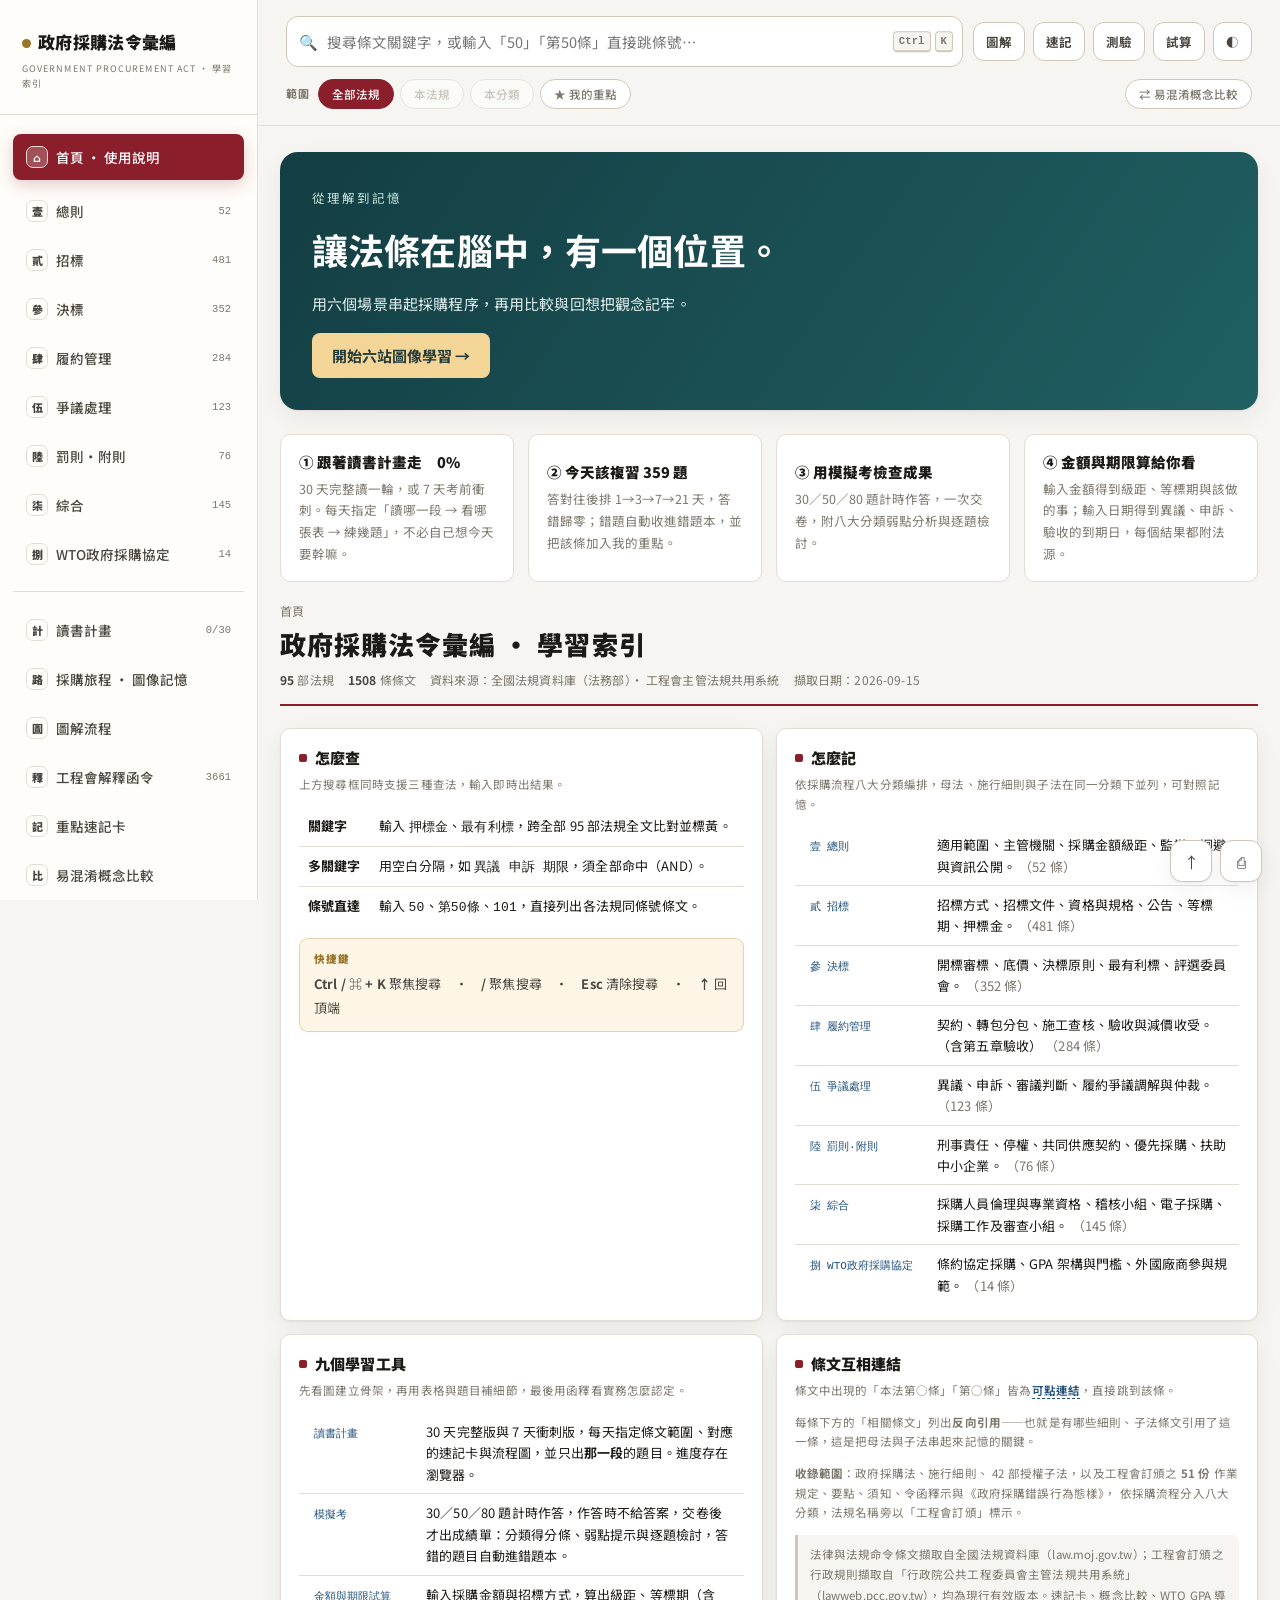
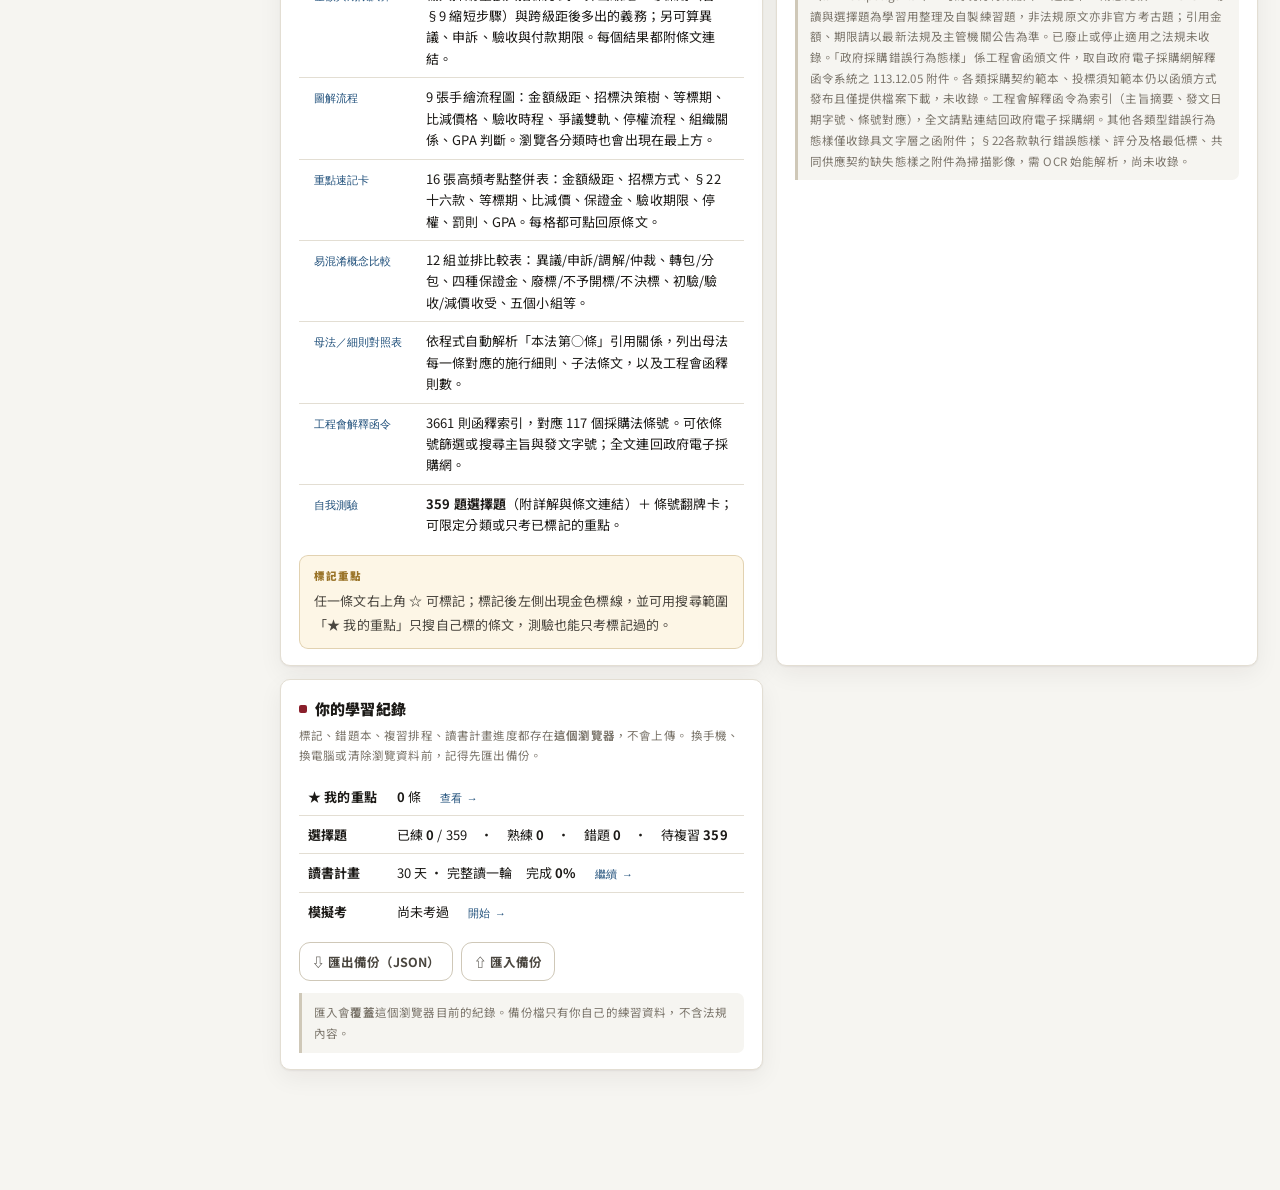
<file: index.html>
<!DOCTYPE html>
<html lang="zh-Hant-TW" data-theme="light">
<head>
<meta charset="utf-8">
<meta name="viewport" content="width=device-width, initial-scale=1, viewport-fit=cover">
<title>政府採購法令彙編 · 學習索引網站</title>
<meta name="description" content="政府採購法令學習索引：95 部法規 1,508 條全文檢索、3,661 則工程會函釋索引、流程圖解、速記卡、359 題間隔重複測驗與模擬考，另附金額級距與期限試算。">
<meta name="theme-color" content="#8a1f2b" media="(prefers-color-scheme: light)">
<meta name="theme-color" content="#14161a" media="(prefers-color-scheme: dark)">
<meta property="og:type" content="website">
<meta property="og:title" content="政府採購法令彙編 · 學習索引">
<meta property="og:description" content="95 部法規 1,508 條全文檢索、3,661 則函釋索引、九張流程圖、359 題間隔重複測驗、模擬考與金額期限試算。">
<meta property="og:image" content="https://yuan-5149.github.io/gov-procurement-law-index/assets/og.png">
<meta property="og:locale" content="zh_TW">
<meta name="twitter:card" content="summary_large_image">
<link rel="manifest" href="manifest.webmanifest">
<link rel="icon" href="assets/icon-192.png" sizes="192x192">
<link rel="apple-touch-icon" href="assets/icon-192.png">
<link rel="preconnect" href="https://fonts.googleapis.com">
<link rel="preconnect" href="https://fonts.gstatic.com" crossorigin>
<link rel="stylesheet" href="https://fonts.googleapis.com/css2?family=Noto+Sans+TC:wght@400;500;700;900&family=Noto+Serif+TC:wght@400;600;700&display=swap" media="print" onload="this.media='all'">
<noscript><link rel="stylesheet" href="https://fonts.googleapis.com/css2?family=Noto+Sans+TC:wght@400;500;700;900&family=Noto+Serif+TC:wght@400;600;700&display=swap"></noscript>
<style>
:root{
  --bg:#f6f5f1; --bg2:#fffdf9; --panel:#ffffff; --ink:#1c1a17; --ink2:#4a463f; --ink3:#7c766c;
  --line:#e3ded3; --line2:#cfc8b8; --accent:#8a1f2b; --accent2:#b8323f; --accent-soft:#fbeeef;
  --gold:#9a7429; --gold-soft:#fdf6e6; --blue:#1f4f7a; --blue-soft:#eaf2f8;
  --mark:#ffe08a; --mark-ink:#4a3500;
  --shadow:0 1px 2px rgba(30,25,15,.06),0 8px 24px rgba(30,25,15,.06);
  --mono:ui-monospace,"Cascadia Mono",Consolas,monospace;
  --sans:"Noto Sans TC",system-ui,"Microsoft JhengHei",sans-serif;
  --serif:"Noto Serif TC",Georgia,"PMingLiU",serif;
  --radius:10px;
}
@media (prefers-color-scheme: dark){
  :root:not([data-theme="light"]){
  --bg:#14161a; --bg2:#1a1d23; --panel:#1e2229; --ink:#e9e6e0; --ink2:#b6b1a8; --ink3:#8a857c;
  --line:#2c313a; --line2:#3d434e; --accent:#e2707c; --accent2:#f2909a; --accent-soft:#2e1f22;
  --gold:#d6ad5c; --gold-soft:#2a2418; --blue:#7fb3dd; --blue-soft:#17242f;
  --mark:#6b5416; --mark-ink:#ffe9a8;
  --shadow:0 1px 2px rgba(0,0,0,.4),0 8px 24px rgba(0,0,0,.35);
  color-scheme:dark;
  }
}
[data-theme="dark"]{
  --bg:#14161a; --bg2:#1a1d23; --panel:#1e2229; --ink:#e9e6e0; --ink2:#b6b1a8; --ink3:#8a857c;
  --line:#2c313a; --line2:#3d434e; --accent:#e2707c; --accent2:#f2909a; --accent-soft:#2e1f22;
  --gold:#d6ad5c; --gold-soft:#2a2418; --blue:#7fb3dd; --blue-soft:#17242f;
  --mark:#6b5416; --mark-ink:#ffe9a8;
  --shadow:0 1px 2px rgba(0,0,0,.4),0 8px 24px rgba(0,0,0,.35);
  color-scheme:dark;
}
*{box-sizing:border-box}
html,body{margin:0;padding:0}
body{background:var(--bg);color:var(--ink);font-family:var(--sans);font-size:15px;line-height:1.75;
  -webkit-font-smoothing:antialiased}
a{color:inherit}
button{font-family:inherit;font-size:inherit;color:inherit;background:none;border:none;cursor:pointer}
mark{background:var(--mark);color:var(--mark-ink);border-radius:2px;padding:0 1px;font-weight:500}
::-webkit-scrollbar{width:10px;height:10px}
::-webkit-scrollbar-thumb{background:var(--line2);border-radius:6px;border:2px solid var(--bg)}
::-webkit-scrollbar-track{background:transparent}

.app{display:grid;grid-template-columns:290px minmax(0,1fr);min-height:100vh}
.side{background:var(--bg2);border-right:1px solid var(--line);position:sticky;top:0;height:100vh;
  display:flex;flex-direction:column;z-index:30}
.main{min-width:0;display:flex;flex-direction:column}

.brand{padding:16px 18px 12px;border-bottom:1px solid var(--line)}
.brand h1{margin:0;font-size:17px;font-weight:900;letter-spacing:.02em;line-height:1.3}
.brand .sub{font-size:11.5px;color:var(--ink3);margin-top:3px;letter-spacing:.06em}
.brand .seal{display:inline-block;width:9px;height:9px;background:var(--accent);border-radius:2px;margin-right:7px;vertical-align:1px}

.navwrap{flex:1;overflow-y:auto;padding:10px 10px 30px}
.navsec{margin-bottom:2px}
.navcat{display:flex;align-items:center;gap:8px;width:100%;text-align:left;padding:8px 10px;border-radius:8px;
  font-weight:700;font-size:13.5px;color:var(--ink2);transition:.13s}
.navcat:hover{background:var(--accent-soft);color:var(--accent)}
.navcat.on{background:var(--accent);color:#fff}
.navcat .ci{width:22px;height:22px;flex:0 0 22px;border-radius:6px;display:grid;place-items:center;
  font-size:11px;font-weight:900;background:var(--line);color:var(--ink2)}
.navcat.on .ci{background:rgba(255,255,255,.22);color:#fff}
.navcat .cn{flex:1;min-width:0}
.navcat .cc{font-size:10.5px;color:var(--ink3);font-family:var(--mono)}
.navcat.on .cc{color:rgba(255,255,255,.75)}
.navlaws{padding:2px 0 6px 12px;margin-left:20px;border-left:1px solid var(--line)}
.navlaw{display:block;width:100%;text-align:left;padding:5px 9px;border-radius:6px;font-size:12.5px;
  color:var(--ink3);line-height:1.45;transition:.12s}
.navlaw:hover{background:var(--accent-soft);color:var(--accent)}
.navlaw.on{background:var(--accent-soft);color:var(--accent);font-weight:700}

.top{position:sticky;top:0;z-index:25;background:color-mix(in srgb,var(--bg) 88%,transparent);
  backdrop-filter:blur(12px);border-bottom:1px solid var(--line);padding:11px 22px}
.topin{display:flex;gap:10px;align-items:center;max-width:1180px;margin:0 auto}
.searchbox{flex:1;position:relative;min-width:0}
.searchbox input{width:100%;padding:11px 96px 11px 40px;border:1.5px solid var(--line2);border-radius:var(--radius);
  background:var(--panel);color:var(--ink);font-size:14.5px;font-family:var(--sans);outline:none;transition:.15s}
.searchbox input:focus{border-color:var(--accent);box-shadow:0 0 0 3px var(--accent-soft)}
.searchbox .ic{position:absolute;left:13px;top:50%;transform:translateY(-50%);color:var(--ink3);pointer-events:none;font-size:15px}
.searchbox .kbd{position:absolute;right:10px;top:50%;transform:translateY(-50%);display:flex;gap:4px;pointer-events:none}
.kbd b{font:600 10.5px/1 var(--mono);color:var(--ink3);background:var(--bg);border:1px solid var(--line2);
  border-bottom-width:2px;border-radius:4px;padding:4px 5px}
.tbtn{padding:9px 12px;border:1.5px solid var(--line2);border-radius:var(--radius);background:var(--panel);
  font-size:12.5px;font-weight:700;color:var(--ink2);white-space:nowrap;transition:.13s}
.tbtn:hover{border-color:var(--accent);color:var(--accent)}
.tbtn.on{background:var(--accent);border-color:var(--accent);color:#fff}

.scoperow{display:flex;gap:6px;align-items:center;max-width:1180px;margin:9px auto 0;flex-wrap:wrap}
.chip{padding:4px 11px;border-radius:999px;border:1px solid var(--line2);font-size:11.5px;font-weight:700;
  color:var(--ink3);background:var(--panel);transition:.12s}
.chip:hover{border-color:var(--accent);color:var(--accent)}
.chip.on{background:var(--accent);border-color:var(--accent);color:#fff}
.scoperow .lbl{font-size:11px;color:var(--ink3);font-weight:700;letter-spacing:.08em;margin-right:2px}

.content{max-width:1180px;margin:0 auto;padding:26px 22px 120px;width:100%}
.crumb{font-size:12px;color:var(--ink3);margin-bottom:6px;letter-spacing:.04em}
.crumb b{color:var(--accent);font-weight:700}
.lawhead{border-bottom:2px solid var(--accent);padding-bottom:14px;margin-bottom:22px}
.lawhead h2{margin:0;font-size:26px;font-weight:900;letter-spacing:.01em;line-height:1.3}
.lawmeta{display:flex;gap:14px;flex-wrap:wrap;margin-top:8px;font-size:12px;color:var(--ink3);align-items:center}
.lawmeta span b{color:var(--ink2);font-weight:700}
.pill{display:inline-block;padding:2px 9px;border-radius:999px;font-size:11px;font-weight:700;
  background:var(--gold-soft);color:var(--gold);border:1px solid color-mix(in srgb,var(--gold) 30%,transparent)}
.pill.b{background:var(--blue-soft);color:var(--blue);border-color:color-mix(in srgb,var(--blue) 30%,transparent)}
.pill.r{background:var(--accent-soft);color:var(--accent);border-color:color-mix(in srgb,var(--accent) 30%,transparent)}

.chdiv{display:flex;align-items:center;gap:12px;margin:34px 0 16px}
.chdiv:first-child{margin-top:4px}
.chdiv h3{margin:0;font-size:15px;font-weight:900;color:var(--accent);letter-spacing:.06em;white-space:nowrap}
.chdiv .ln{flex:1;height:1px;background:linear-gradient(90deg,var(--line2),transparent)}

.art{background:var(--panel);border:1px solid var(--line);border-radius:var(--radius);padding:15px 18px;
  margin-bottom:11px;scroll-margin-top:140px;transition:.18s;position:relative}
.art:hover{border-color:var(--line2);box-shadow:var(--shadow)}
.art.flash{border-color:var(--accent);box-shadow:0 0 0 3px var(--accent-soft)}
.art.marked{border-left:4px solid var(--gold)}
.arthd{display:flex;align-items:center;gap:9px;margin-bottom:9px;flex-wrap:wrap}
.artno{font-weight:900;font-size:15px;color:var(--accent);letter-spacing:.02em}
.artch{font-size:11px;color:var(--ink3);background:var(--bg);border:1px solid var(--line);
  padding:1px 8px;border-radius:999px}
.artacts{margin-left:auto;display:flex;gap:4px;opacity:.25;transition:.15s}
.art:hover .artacts,.art:focus-within .artacts{opacity:1}
.art.marked .artacts{opacity:1}
.iact{width:27px;height:27px;border-radius:7px;display:grid;place-items:center;color:var(--ink3);
  border:1px solid transparent;font-size:13px;transition:.12s}
.iact:hover{background:var(--bg);border-color:var(--line2);color:var(--accent)}
.iact.act{color:var(--gold)}
.artbody{font-family:var(--serif);font-size:15.5px;line-height:1.95;color:var(--ink)}
.artbody p{margin:0 0 7px;position:relative}
.artbody p:last-child{margin-bottom:0}
.artbody p.num{padding-left:26px}
.artbody p.num::before{content:attr(data-n);position:absolute;left:0;top:.35em;font:700 10.5px/1 var(--mono);
  color:var(--ink3);background:var(--bg);border:1px solid var(--line);border-radius:5px;
  width:19px;height:19px;display:grid;place-items:center}
.xref{color:var(--blue);border-bottom:1px dotted var(--blue);cursor:pointer;font-weight:600}
.xref:hover{background:var(--blue-soft)}
.relbar{margin-top:11px;padding-top:9px;border-top:1px dashed var(--line);display:flex;gap:6px;
  flex-wrap:wrap;align-items:center}
.relbar .rl{font-size:10.5px;font-weight:800;color:var(--ink3);letter-spacing:.08em;margin-right:2px}
.relchip{font-size:11px;padding:2px 9px;border-radius:6px;background:var(--blue-soft);color:var(--blue);
  border:1px solid color-mix(in srgb,var(--blue) 22%,transparent);font-weight:600;transition:.12s}
.relchip:hover{background:var(--blue);color:#fff}

.rescount{font-size:12.5px;color:var(--ink3);margin-bottom:14px;padding-bottom:10px;border-bottom:1px solid var(--line)}
.rescount b{color:var(--accent);font-weight:900;font-size:15px}
.resgrp{margin-bottom:20px}
.resgrp h4{margin:0 0 8px;font-size:13px;font-weight:900;color:var(--ink2);display:flex;align-items:center;gap:8px}
.resgrp h4 .n{font:700 10.5px/1 var(--mono);color:var(--ink3);background:var(--bg);
  border:1px solid var(--line);padding:3px 6px;border-radius:5px}
.res{display:block;width:100%;text-align:left;background:var(--panel);border:1px solid var(--line);
  border-radius:9px;padding:11px 14px;margin-bottom:6px;transition:.13s}
.res:hover{border-color:var(--accent);background:var(--accent-soft)}
.res .rno{font-weight:900;color:var(--accent);font-size:13px;margin-right:8px}
.res .rch{font-size:10.5px;color:var(--ink3)}
.res .rtx{font-family:var(--serif);font-size:13.5px;color:var(--ink2);line-height:1.7;margin-top:4px;
  display:-webkit-box;-webkit-line-clamp:3;-webkit-box-orient:vertical;overflow:hidden}
.empty{text-align:center;padding:70px 20px;color:var(--ink3)}
.empty .big{font-size:40px;margin-bottom:10px;opacity:.4}
.empty h3{margin:0 0 6px;font-size:16px;color:var(--ink2)}
.empty p{margin:0;font-size:13px;line-height:2}
.empty code{background:var(--panel);border:1px solid var(--line);padding:1px 6px;border-radius:4px;
  font-family:var(--mono);font-size:12px;color:var(--accent)}

.grid{display:grid;gap:13px}
.g2{grid-template-columns:repeat(auto-fit,minmax(320px,1fr))}
.grid>.card.wide{grid-column:1/-1}

/* 練習紀錄條 */
.srs{background:var(--panel);border:1px solid var(--line);border-radius:var(--radius);
  padding:13px 16px;margin-bottom:16px}
.srsrow{display:flex;gap:16px;flex-wrap:wrap;align-items:baseline;font-size:12.5px;color:var(--ink3)}
.srsrow b{font-size:15px;color:var(--ink);font-family:var(--mono)}
.srsrow .ok b{color:#2f7d52}
.srsrow .ng b{color:var(--accent)}
.srsrow .ref{margin-left:auto}
.srshint{font-size:11px;color:var(--ink3);margin-top:8px;line-height:1.7}
.srs .bar{margin-top:10px}


/* 解釋函令 */
.ltlist{display:flex;flex-direction:column;gap:8px}
.lt{background:var(--panel);border:1px solid var(--line);border-radius:9px;padding:12px 15px;transition:.13s}
.lt:hover{border-color:var(--line2);box-shadow:var(--shadow)}
.ltmeta{display:flex;gap:10px;align-items:baseline;flex-wrap:wrap;margin-bottom:5px}
.ltd{font:700 11.5px/1 var(--mono);color:var(--accent)}
.ltn{font-size:11px;color:var(--ink3)}
.lts{font-family:var(--serif);font-size:14px;line-height:1.8;color:var(--ink)}
.ltfoot{display:flex;gap:5px;flex-wrap:wrap;align-items:center;margin-top:8px}
.ltfoot a.relchip{text-decoration:none}
.cmptbl td .ltcount{font:700 11px/1 var(--mono)}


/* 圖解 */
figure.dg{margin:0}
figure.dg .svgwrap{overflow-x:auto;background:var(--bg);border:1px solid var(--line);
  border-radius:10px;padding:16px 14px}
figure.dg svg{display:block;margin:0 auto}
figure.dg .hint-scroll{display:none;font-size:11px;color:var(--ink3);margin-bottom:7px;
  letter-spacing:.04em}
@media(max-width:900px){figure.dg .hint-scroll{display:block}}
figure.dg figcaption{font-size:12.5px;line-height:1.85;color:var(--ink3);margin-top:11px;
  padding-left:11px;border-left:3px solid var(--accent)}
.dgnav{display:flex;gap:6px;flex-wrap:wrap;margin-bottom:18px}
.dgcard{background:var(--panel);border:1px solid var(--line);border-radius:var(--radius);
  padding:16px 18px;margin-bottom:16px}
.dgcard>h3{margin:0 0 12px;font-size:15px;font-weight:900;display:flex;align-items:center;gap:8px}
.dgcard>h3 .dot{width:8px;height:8px;border-radius:2px;background:var(--accent);flex:0 0 8px}
@media print{figure.dg .svgwrap{overflow:visible;border:none;background:none}}

/* 表格式（ASCII）條文 */
.mono{font-family:var(--mono);font-size:12px;line-height:1.5;white-space:pre;overflow-x:auto;
  background:var(--bg);border:1px solid var(--line);border-radius:8px;padding:12px 14px;margin:0}

/* 概念比較 */
.cmptbl{width:100%;border-collapse:separate;border-spacing:0;font-size:13px}
.cmptbl th{position:sticky;top:0;background:var(--panel);text-align:left;font-size:11.5px;font-weight:900;
  color:var(--accent);padding:9px 11px;border-bottom:2px solid var(--accent);white-space:nowrap;z-index:2}
.cmptbl th:first-child{color:var(--ink3);border-bottom-color:var(--line2)}
.cmptbl td{padding:10px 11px;border-bottom:1px solid var(--line);vertical-align:top;line-height:1.7}
.cmptbl td:first-child{font-weight:800;color:var(--ink2);white-space:nowrap;background:var(--bg);
  font-size:12px;border-right:1px solid var(--line)}
.cmptbl tr:last-child td{border-bottom:none}
.cmptbl tbody tr:hover td{background:color-mix(in srgb,var(--accent-soft) 55%,transparent)}
.cmptbl tbody tr:hover td:first-child{background:var(--accent-soft)}
.cmpnav{display:flex;gap:6px;flex-wrap:wrap;margin-bottom:18px}

/* 選擇題 */
.mcq{background:var(--panel);border:1px solid var(--line);border-radius:14px;padding:24px 24px 20px;
  box-shadow:var(--shadow)}
.mcq .qn{font:800 11px/1 var(--mono);color:var(--ink3);letter-spacing:.1em;margin-bottom:10px}
.mcq .qt{font-family:var(--serif);font-size:16.5px;line-height:1.85;font-weight:600;margin-bottom:16px}
.opts{display:flex;flex-direction:column;gap:8px}
.opt{display:flex;gap:11px;align-items:flex-start;text-align:left;width:100%;padding:11px 14px;
  border:1.5px solid var(--line2);border-radius:9px;background:var(--panel);transition:.13s;line-height:1.7;font-size:14px}
.opt:hover:not(:disabled){border-color:var(--accent);background:var(--accent-soft)}
.opt:disabled{cursor:default}
.opt .lt{flex:0 0 22px;height:22px;border-radius:6px;display:grid;place-items:center;
  font:800 11px/1 var(--mono);background:var(--bg);border:1px solid var(--line2);color:var(--ink3);margin-top:2px}
.opt.right{border-color:#2f7d52;background:color-mix(in srgb,#2f7d52 12%,transparent)}
.opt.right .lt{background:#2f7d52;border-color:#2f7d52;color:#fff}
.opt.wrong{border-color:var(--accent);background:var(--accent-soft)}
.opt.wrong .lt{background:var(--accent);border-color:var(--accent);color:#fff}
.expl{margin-top:16px;padding:13px 15px;border-radius:9px;background:var(--gold-soft);
  border:1px solid color-mix(in srgb,var(--gold) 28%,transparent);font-size:13.5px;line-height:1.85}
.expl .lb{font-size:10.5px;font-weight:900;letter-spacing:.1em;color:var(--gold);margin-bottom:5px}
.expl b{color:var(--ink)}
.score{display:flex;gap:14px;justify-content:center;align-items:center;margin-top:14px;
  font-size:12.5px;color:var(--ink3);font-family:var(--mono);flex-wrap:wrap}
.score b{font-size:15px}
.score .ok{color:#2f7d52}
.score .ng{color:var(--accent)}
.bar{height:5px;border-radius:3px;background:var(--line);overflow:hidden;margin-top:14px}
.bar i{display:block;height:100%;background:var(--accent);transition:width .3s}
.card{background:var(--panel);border:1px solid var(--line);border-radius:var(--radius);padding:16px 18px}
.card h3{margin:0 0 4px;font-size:15px;font-weight:900;display:flex;align-items:center;gap:8px}
.card h3 .dot{width:8px;height:8px;border-radius:2px;background:var(--accent);flex:0 0 8px}
.card .hint{font-size:11.5px;color:var(--ink3);margin:0 0 12px;line-height:1.7}
table.t{width:100%;border-collapse:collapse;font-size:13px}
table.t th{text-align:left;font-size:11px;letter-spacing:.06em;color:var(--ink3);font-weight:800;
  padding:7px 9px;border-bottom:1.5px solid var(--line2);white-space:nowrap}
table.t td{padding:8px 9px;border-bottom:1px solid var(--line);vertical-align:top;line-height:1.65}
table.t tr:last-child td{border-bottom:none}
table.t tbody tr:hover{background:var(--bg)}
table.t td.k{font-weight:700;color:var(--ink);white-space:nowrap}
.ref{font-family:var(--mono);font-size:11px;color:var(--blue);cursor:pointer;white-space:nowrap}
.ref:hover{text-decoration:underline}
.tablewrap{overflow-x:auto}
.mnemo{background:var(--gold-soft);border:1px solid color-mix(in srgb,var(--gold) 28%,transparent);
  border-radius:9px;padding:11px 14px;margin-top:11px}
.mnemo .lb{font-size:10.5px;font-weight:900;letter-spacing:.1em;color:var(--gold);margin-bottom:4px}
.mnemo p{margin:0;font-size:13px;line-height:1.85;color:var(--ink2)}
.note{font-size:11.5px;color:var(--ink3);line-height:1.8;background:var(--bg);border-left:3px solid var(--line2);
  padding:9px 12px;border-radius:0 7px 7px 0;margin-top:12px}

.fcwrap{max-width:660px;margin:0 auto}
.fc{background:var(--panel);border:1px solid var(--line);border-radius:14px;padding:30px 26px;min-height:280px;
  display:flex;flex-direction:column;justify-content:center;box-shadow:var(--shadow)}
.fc .q{font-size:11px;font-weight:900;letter-spacing:.12em;color:var(--accent);margin-bottom:14px}
.fc .body{font-family:var(--serif);font-size:16px;line-height:1.95}
.fc .ans{margin-top:18px;padding-top:16px;border-top:1px dashed var(--line2)}
.fc .ans .big{font-size:22px;font-weight:900;color:var(--accent)}
.fc .ans .lw{font-size:12.5px;color:var(--ink3);margin-top:3px}
.fcbar{display:flex;gap:8px;justify-content:center;margin-top:16px;flex-wrap:wrap}
.fcstat{text-align:center;font-size:12px;color:var(--ink3);margin-top:12px;font-family:var(--mono)}
.blank{display:inline-block;min-width:56px;border-bottom:2px solid var(--accent);color:transparent;
  user-select:none;text-align:center;font-weight:900}
.blank.show{color:var(--accent);border-bottom-color:transparent}

.cmp{display:grid;grid-template-columns:1fr 1fr;gap:13px;align-items:start}
.cmpcol h4{margin:0 0 9px;font-size:12px;font-weight:900;letter-spacing:.08em;color:var(--ink3);
  padding-bottom:6px;border-bottom:1.5px solid var(--line2)}
@media(max-width:860px){.cmp{grid-template-columns:1fr}}

.sectitle{font-size:20px;font-weight:900;margin:0 0 4px}
.secsub{font-size:12.5px;color:var(--ink3);margin:0 0 20px;line-height:1.8}
.hidden{display:none!important}
.sk{position:fixed;bottom:18px;right:18px;z-index:60;display:flex;gap:8px}
.fab{width:42px;height:42px;border-radius:12px;background:var(--panel);border:1px solid var(--line2);
  box-shadow:var(--shadow);display:grid;place-items:center;font-size:15px;color:var(--ink2);transition:.15s}
.fab:hover{border-color:var(--accent);color:var(--accent)}
.mobtoggle{display:none}
.scrim{position:fixed;inset:0;background:rgba(0,0,0,.4);z-index:29;display:none}
.scrim.on{display:block}
@media(max-width:900px){
  .app{grid-template-columns:1fr}
  .side{position:fixed;left:0;top:0;width:280px;transform:translateX(-100%);transition:.22s;box-shadow:var(--shadow)}
  .side.open{transform:none}
  .mobtoggle{display:grid;place-items:center;width:38px;height:38px;flex:0 0 38px;
    border:1.5px solid var(--line2);border-radius:var(--radius);background:var(--panel)}
  .content{padding:18px 14px 110px}
  .lawhead h2{font-size:21px}
  .top{padding:9px 14px}
  .searchbox .kbd{display:none}
  .searchbox input{padding-right:14px}
}
@media print{
  .side,.top,.sk,.artacts,.relbar,.scrim{display:none!important}
  .app{display:block}
  .art{break-inside:avoid;border:none;border-bottom:1px solid #ccc;border-radius:0;box-shadow:none}
}

.journey-hero{background:linear-gradient(125deg,#133e43,#205f62);color:#fff;padding:32px;border-radius:18px;margin:0 0 24px;box-shadow:var(--shadow)}
.journey-hero small{color:#c5e4dc;letter-spacing:.16em}.journey-hero h2{font-size:clamp(24px,3vw,36px);line-height:1.5;margin:12px 0}.journey-hero p{color:#e1eeee}
.journey-start{background:#f4d598;color:#243c3c;border-radius:8px;padding:12px 20px;font-weight:700}
.journey-route{display:grid;grid-template-columns:repeat(6,1fr);gap:10px;margin:24px 0}.journey-route a{text-align:center;text-decoration:none;border:1px solid var(--line);border-radius:12px;padding:12px;background:var(--panel)}.journey-route span{display:block;font-size:28px;color:var(--blue)}
.journey-grid{display:grid;grid-template-columns:repeat(2,minmax(0,1fr));gap:22px;margin-bottom:24px}.journey-station{border:1px solid var(--line);border-radius:16px;overflow:hidden;background:var(--panel);scroll-margin-top:100px}.scene{display:flex;align-items:center;justify-content:space-between;background:var(--blue-soft);color:var(--blue);padding:20px 26px}.scene span{font-size:54px}.scene b{font:700 42px var(--mono);opacity:.45}.station-body{padding:24px}.station-body h3{font-size:24px;margin:4px 0 16px}.station-body small{color:var(--ink3)}.scene-example{padding:12px;border-left:3px solid var(--gold);background:var(--gold-soft)}.station-body details{border-top:1px solid var(--line);padding:14px 0}.station-body summary{cursor:pointer;font-weight:700}.station-actions{display:flex;flex-wrap:wrap;gap:8px;margin:14px 0}.station-body label{font-size:13px;cursor:pointer}.station-body input{accent-color:var(--blue)}
.journey button:focus-visible,.journey a:focus-visible,.journey summary:focus-visible,.journey-start:focus-visible{outline:3px solid var(--gold);outline-offset:4px}
@media(max-width:760px){.journey-grid{grid-template-columns:1fr}.journey-route{grid-template-columns:repeat(3,1fr)}.journey-hero{padding:24px}.station-body{padding:18px}}
@media print{.journey-hero{background:white;color:black}.journey-hero p,.journey-hero small{color:black}.journey-grid{display:block}.journey-station{break-inside:avoid;margin:16px 0}.station-actions,.station-body label{display:none}}

/* ========== 手機版 top bar：搜尋框獨佔一行 ========== */
.topbtns{display:flex;gap:8px;align-items:center;flex:0 0 auto}
@media(max-width:760px){
  .topin{flex-wrap:wrap;row-gap:8px}
  .mobtoggle{order:1}
  .topbtns{order:2;margin-left:auto}
  .searchbox{order:3;flex:1 0 100%}
  .searchbox input{font-size:16px}
  .tbtn{padding:9px 10px;font-size:12px}
  .scoperow{gap:5px;margin-top:8px}
  .chip{padding:5px 10px}
  /* 手機上長 chip 列改成單行橫捲，不再佔掉半個畫面 */
  .chiprow-scroll{flex-wrap:nowrap}
  .chiprow-scroll .lbl{position:sticky;left:0;background:var(--bg);padding-right:4px;z-index:1;white-space:nowrap}
}
@media(max-width:400px){.tbtn{padding:8px 7px;font-size:11.5px}}

/* 長 chip 列在手機上改單行橫捲，不佔掉半個畫面 */
.chiprow-scroll{display:flex;gap:6px;align-items:center;overflow-x:auto;padding-bottom:4px;
  scrollbar-width:thin;-webkit-overflow-scrolling:touch}
.chiprow-scroll::-webkit-scrollbar{height:5px}
.chiprow-scroll .chip{white-space:nowrap;flex:0 0 auto}

/* ========== 共用小元件 ========== */
a.xref{color:var(--blue);border-bottom:1px dashed color-mix(in srgb,var(--blue) 45%,transparent);
  cursor:pointer;text-decoration:none}
a.xref:hover{background:var(--blue-soft)}
a.xref:focus-visible{outline:2px solid var(--blue);outline-offset:2px;border-radius:3px}
.toolgrid{display:grid;grid-template-columns:repeat(auto-fit,minmax(228px,1fr));gap:14px;margin:18px 0}
.toolcard{background:var(--panel);border:1px solid var(--line);border-radius:var(--radius);padding:16px 18px;
  text-align:left;width:100%;transition:.15s}
.toolcard:hover{border-color:var(--accent);box-shadow:var(--shadow)}
.toolcard h4{margin:0 0 6px;font-size:14.5px;font-weight:900}
.toolcard p{margin:0;font-size:12.5px;color:var(--ink3);line-height:1.75}
.notice{background:var(--gold-soft);border:1px solid color-mix(in srgb,var(--gold) 34%,transparent);
  border-radius:var(--radius);padding:11px 14px;font-size:12.5px;color:var(--ink2);line-height:1.8;margin:14px 0}
.notice b{color:var(--gold)}

/* ========== 讀書計畫 ========== */
.planhead{display:flex;gap:16px;align-items:center;flex-wrap:wrap;margin-bottom:6px}
.planring{--p:0;width:74px;height:74px;flex:0 0 74px;border-radius:50%;display:grid;place-items:center;
  background:conic-gradient(var(--accent) calc(var(--p)*1%),var(--line) 0)}
.planring i{width:58px;height:58px;border-radius:50%;background:var(--bg);display:grid;place-items:center;
  font:900 15px var(--sans);font-style:normal;color:var(--accent)}
.plandays{display:grid;grid-template-columns:repeat(auto-fill,minmax(258px,1fr));gap:11px;margin-top:16px}
.planday{background:var(--panel);border:1px solid var(--line);border-left:4px solid var(--line2);
  border-radius:var(--radius);padding:13px 15px;transition:.15s}
.planday.done{border-left-color:var(--gold);background:color-mix(in srgb,var(--gold-soft) 55%,var(--panel))}
.planday.next{border-left-color:var(--accent);box-shadow:var(--shadow)}
.planday .dn{font:900 11px var(--mono);color:var(--ink3);letter-spacing:.1em}
.planday h4{margin:3px 0 7px;font-size:14.5px;font-weight:800;line-height:1.5}
.planday .pitems{display:flex;flex-direction:column;gap:5px;font-size:12.5px;color:var(--ink2)}
.planday .pitems b{color:var(--accent);font-weight:700}
.planday .pacts{display:flex;gap:6px;flex-wrap:wrap;margin-top:10px}
.planday label{display:flex;gap:6px;align-items:center;font-size:12px;color:var(--ink3);margin-top:9px;cursor:pointer}
.planpick{display:flex;gap:8px;flex-wrap:wrap;margin:0 0 14px;align-items:center}

/* ========== 模擬考 ========== */
.examsetup{display:grid;grid-template-columns:repeat(auto-fit,minmax(196px,1fr));gap:14px;margin:16px 0 20px}
.examfield{background:var(--panel);border:1px solid var(--line);border-radius:var(--radius);padding:14px 16px}
.examfield .lb{font-size:11px;font-weight:700;letter-spacing:.1em;color:var(--ink3);margin-bottom:9px}
.examfield .chips{display:flex;gap:6px;flex-wrap:wrap}
.exambar{position:sticky;top:100px;z-index:20;display:flex;gap:12px;align-items:center;flex-wrap:wrap;
  background:var(--panel);border:1px solid var(--line2);border-radius:var(--radius);padding:10px 14px;
  margin-bottom:16px;box-shadow:var(--shadow)}
.examclock{font:900 19px var(--mono);color:var(--accent);letter-spacing:.04em}
.examclock.warn{color:#c0392b}
.examnav{display:flex;gap:4px;flex-wrap:wrap}
.qdot{width:27px;height:27px;border-radius:7px;border:1px solid var(--line2);font:700 11px var(--mono);
  color:var(--ink3);background:var(--bg)}
.qdot.ans{background:var(--blue-soft);border-color:var(--blue);color:var(--blue)}
.qdot.flag{background:var(--gold-soft);border-color:var(--gold);color:var(--gold)}
.qdot.cur{outline:2px solid var(--accent);outline-offset:1px}
.examdone{background:var(--panel);border:1px solid var(--line);border-radius:var(--radius);padding:22px;margin-bottom:18px}
.examscore{font:900 46px var(--sans);color:var(--accent);line-height:1.1}
.examscore small{font-size:15px;color:var(--ink3);font-weight:700}
.catbars{display:flex;flex-direction:column;gap:9px;margin:18px 0 4px}
.catbar{display:grid;grid-template-columns:132px 1fr 60px;gap:10px;align-items:center;font-size:12.5px}
.catbar .tr{height:9px;border-radius:5px;background:var(--line);overflow:hidden}
.catbar .tr i{display:block;height:100%;background:#2e7d5b;border-radius:5px}
.catbar.weak .tr i{background:#c0392b}
.exq{background:var(--panel);border:1px solid var(--line);border-radius:var(--radius);padding:15px 17px;margin-bottom:10px}
.exq.bad{border-left:4px solid #c0392b}
.exq.good{border-left:4px solid #2e7d5b}
.exhist{display:flex;gap:8px;flex-wrap:wrap;margin-top:10px}
.exhist span{font-size:11.5px;font-family:var(--mono);border:1px solid var(--line2);border-radius:999px;padding:3px 10px;color:var(--ink3)}
@media(max-width:760px){.exambar{position:static}.catbar{grid-template-columns:92px 1fr 48px}}

/* ========== 試算器 ========== */
.calcwrap{display:grid;grid-template-columns:minmax(0,332px) minmax(0,1fr);gap:20px;align-items:start}
@media(max-width:900px){.calcwrap{grid-template-columns:1fr}}
.calcform{background:var(--panel);border:1px solid var(--line);border-radius:var(--radius);padding:18px;
  position:sticky;top:116px}
@media(max-width:900px){.calcform{position:static}}
.calcform label{display:block;font-size:11.5px;font-weight:700;letter-spacing:.08em;color:var(--ink3);margin:14px 0 6px}
.calcform label.first{margin-top:0}
.calcform input,.calcform select{width:100%;padding:10px 12px;border:1.5px solid var(--line2);border-radius:8px;
  background:var(--bg2);color:var(--ink);font-size:16px;font-family:var(--sans);outline:none}
.calcform input:focus,.calcform select:focus{border-color:var(--accent)}
.calcform .row{display:flex;gap:6px;flex-wrap:wrap;margin-top:7px}
.calcform .hintamt{font-size:11.5px;color:var(--ink3);margin-top:5px;min-height:1.4em}
.res{background:var(--panel);border:1px solid var(--line);border-radius:var(--radius);padding:16px 18px;margin-bottom:12px}
.res h4{margin:0 0 5px;font-size:11.5px;letter-spacing:.1em;color:var(--ink3);font-weight:700}
.res .big{font:900 21px var(--sans);color:var(--accent);line-height:1.5}
.res .big small{font-size:13px;color:var(--ink2);font-weight:700}
.res ul{margin:9px 0 0;padding-left:18px;font-size:13px;line-height:1.95;color:var(--ink2)}
.res .src{margin-top:11px;display:flex;gap:6px;flex-wrap:wrap}
.steps{counter-reset:s;margin:10px 0 0;padding:0;list-style:none;font-size:13px;line-height:1.9}
.steps li{position:relative;padding-left:26px;margin-bottom:5px;color:var(--ink2)}
.steps li::before{counter-increment:s;content:counter(s);position:absolute;left:0;top:.3em;width:18px;height:18px;
  border-radius:50%;background:var(--accent-soft);color:var(--accent);font:700 10px/18px var(--mono);text-align:center}

/* ========== 學習紀錄備份 ========== */
.backup{display:flex;gap:8px;flex-wrap:wrap;align-items:center;margin-top:12px}
.backup input[type=file]{display:none}
.ltloading{text-align:center;color:var(--ink3);font-size:13px;padding:40px 0}
.card.flash{border-color:var(--accent);box-shadow:0 0 0 3px var(--accent-soft)}
.opt.sel{border-color:var(--accent);background:var(--accent-soft)}
.opt.sel .lt{background:var(--accent);border-color:var(--accent);color:#fff}
@media print{.exambar,.examnav,.fcbar,.toolgrid,.backup{display:none!important}}

</style>
<link rel="stylesheet" href="editorial.css">
</head>
<body>
<div class="app">
  <aside class="side" id="side">
    <div class="brand">
      <h1><span class="seal"></span>政府採購法令彙編</h1>
      <div class="sub">GOVERNMENT PROCUREMENT ACT · 學習索引</div>
    </div>
    <nav class="navwrap" id="nav"></nav>
  </aside>

  <div class="main">
    <header class="top">
      <div class="topin">
        <button class="mobtoggle" id="mob" title="目錄">☰</button>
        <div class="searchbox">
          <span class="ic">🔍</span>
          <input id="q" type="search" autocomplete="off" spellcheck="false"
            placeholder="搜尋條文關鍵字，或輸入「50」「第50條」直接跳條號…">
          <span class="kbd"><b>Ctrl</b><b>K</b></span>
        </div>
        <div class="topbtns">
          <button class="tbtn" id="btnDg" title="圖解流程">圖解</button>
          <button class="tbtn" id="btnMemo" title="速記卡">速記</button>
          <button class="tbtn" id="btnQuiz" title="自我測驗">測驗</button>
          <button class="tbtn" id="btnCalc" title="金額與期限試算">試算</button>
          <button class="tbtn" id="btnTheme" title="切換深淺色">◐</button>
        </div>
      </div>
      <div class="scoperow" id="scoperow">
        <span class="lbl">範圍</span>
        <button class="chip on" data-scope="all">全部法規</button>
        <button class="chip" data-scope="law">本法規</button>
        <button class="chip" data-scope="cat">本分類</button>
        <button class="chip" data-scope="mark">★ 我的重點</button>
        <span style="flex:1"></span>
        <button class="chip" id="btnCmp">⇄ 易混淆概念比較</button>
      </div>
    </header>
    <main class="content" id="view"></main>
  </div>
</div>
<div class="scrim" id="scrim"></div>
<div class="sk">
  <button class="fab" id="fabTop" title="回到頂端">↑</button>
  <button class="fab" id="fabPrint" title="列印本頁">⎙</button>
</div>

<script src="data.js?v=b0b56ebd"></script>
<script src="app.js?v=ef41f895"></script>
</body>
</html>
</file>
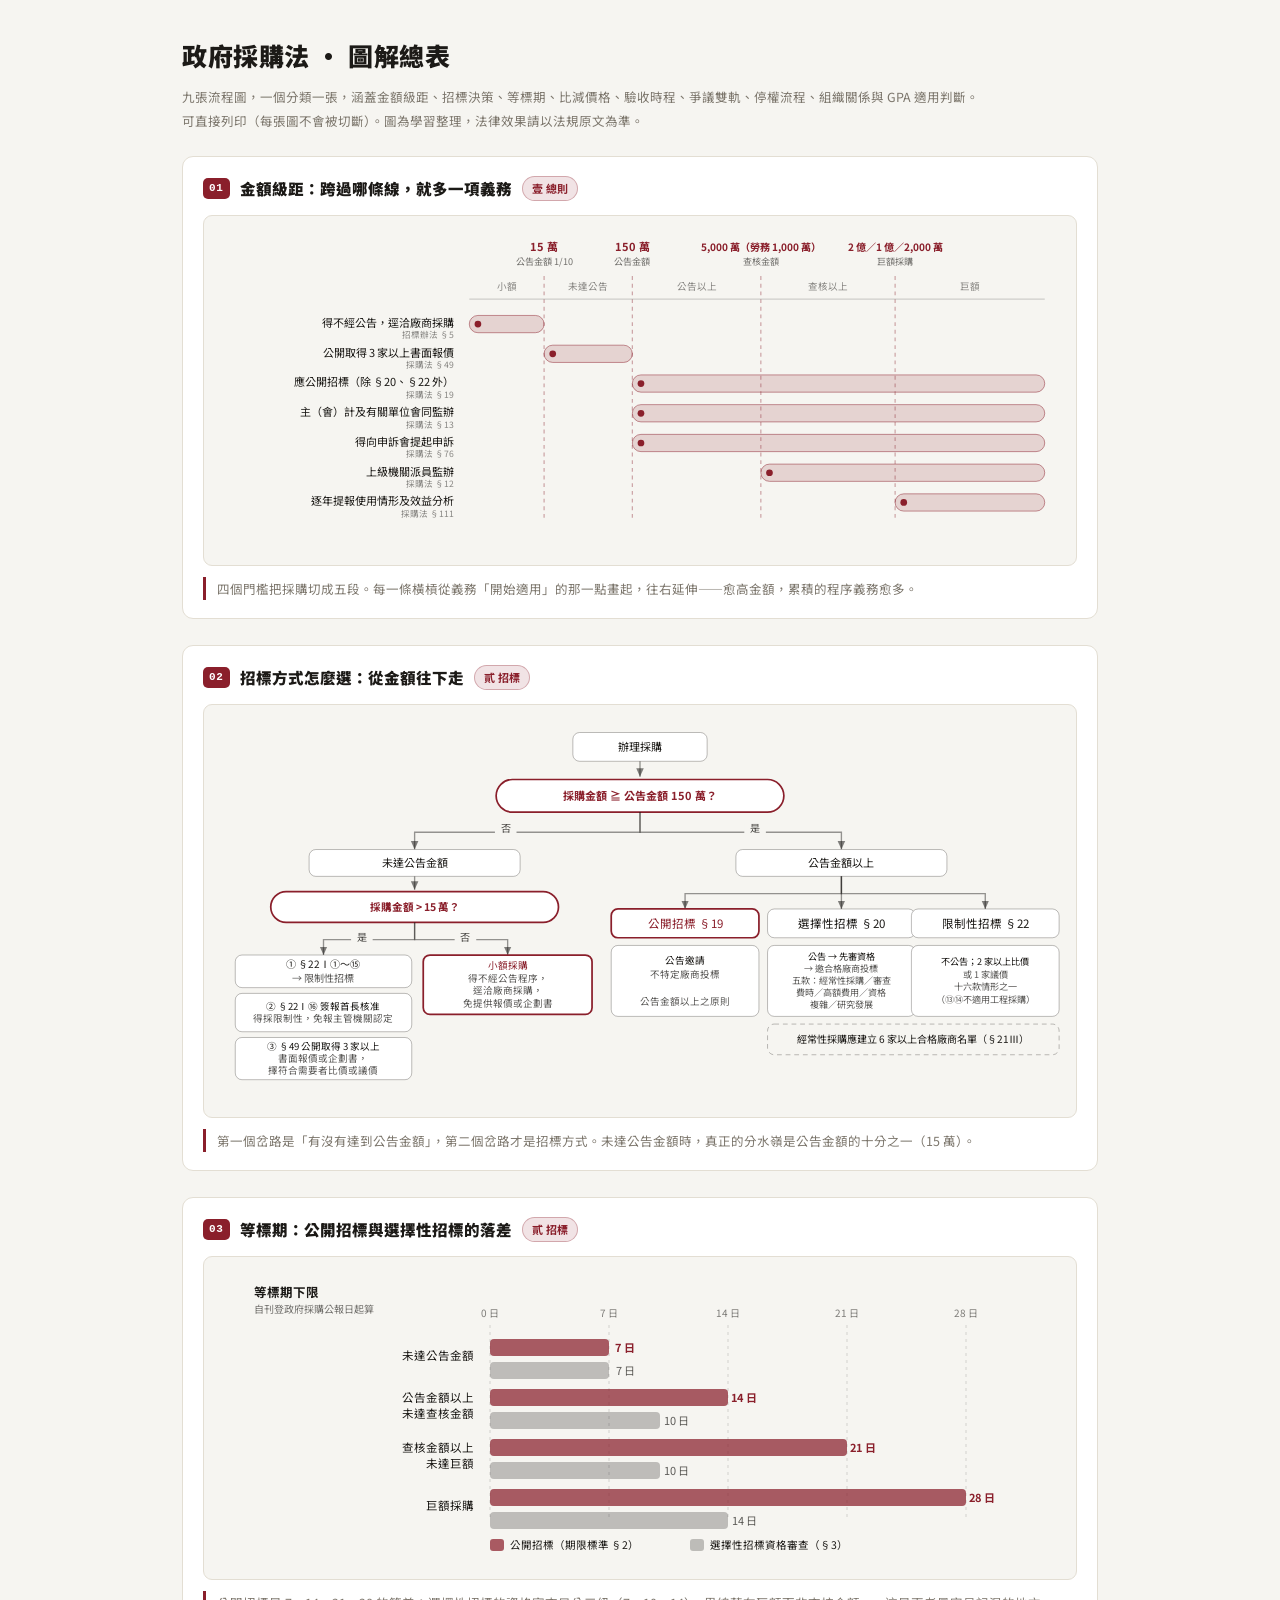
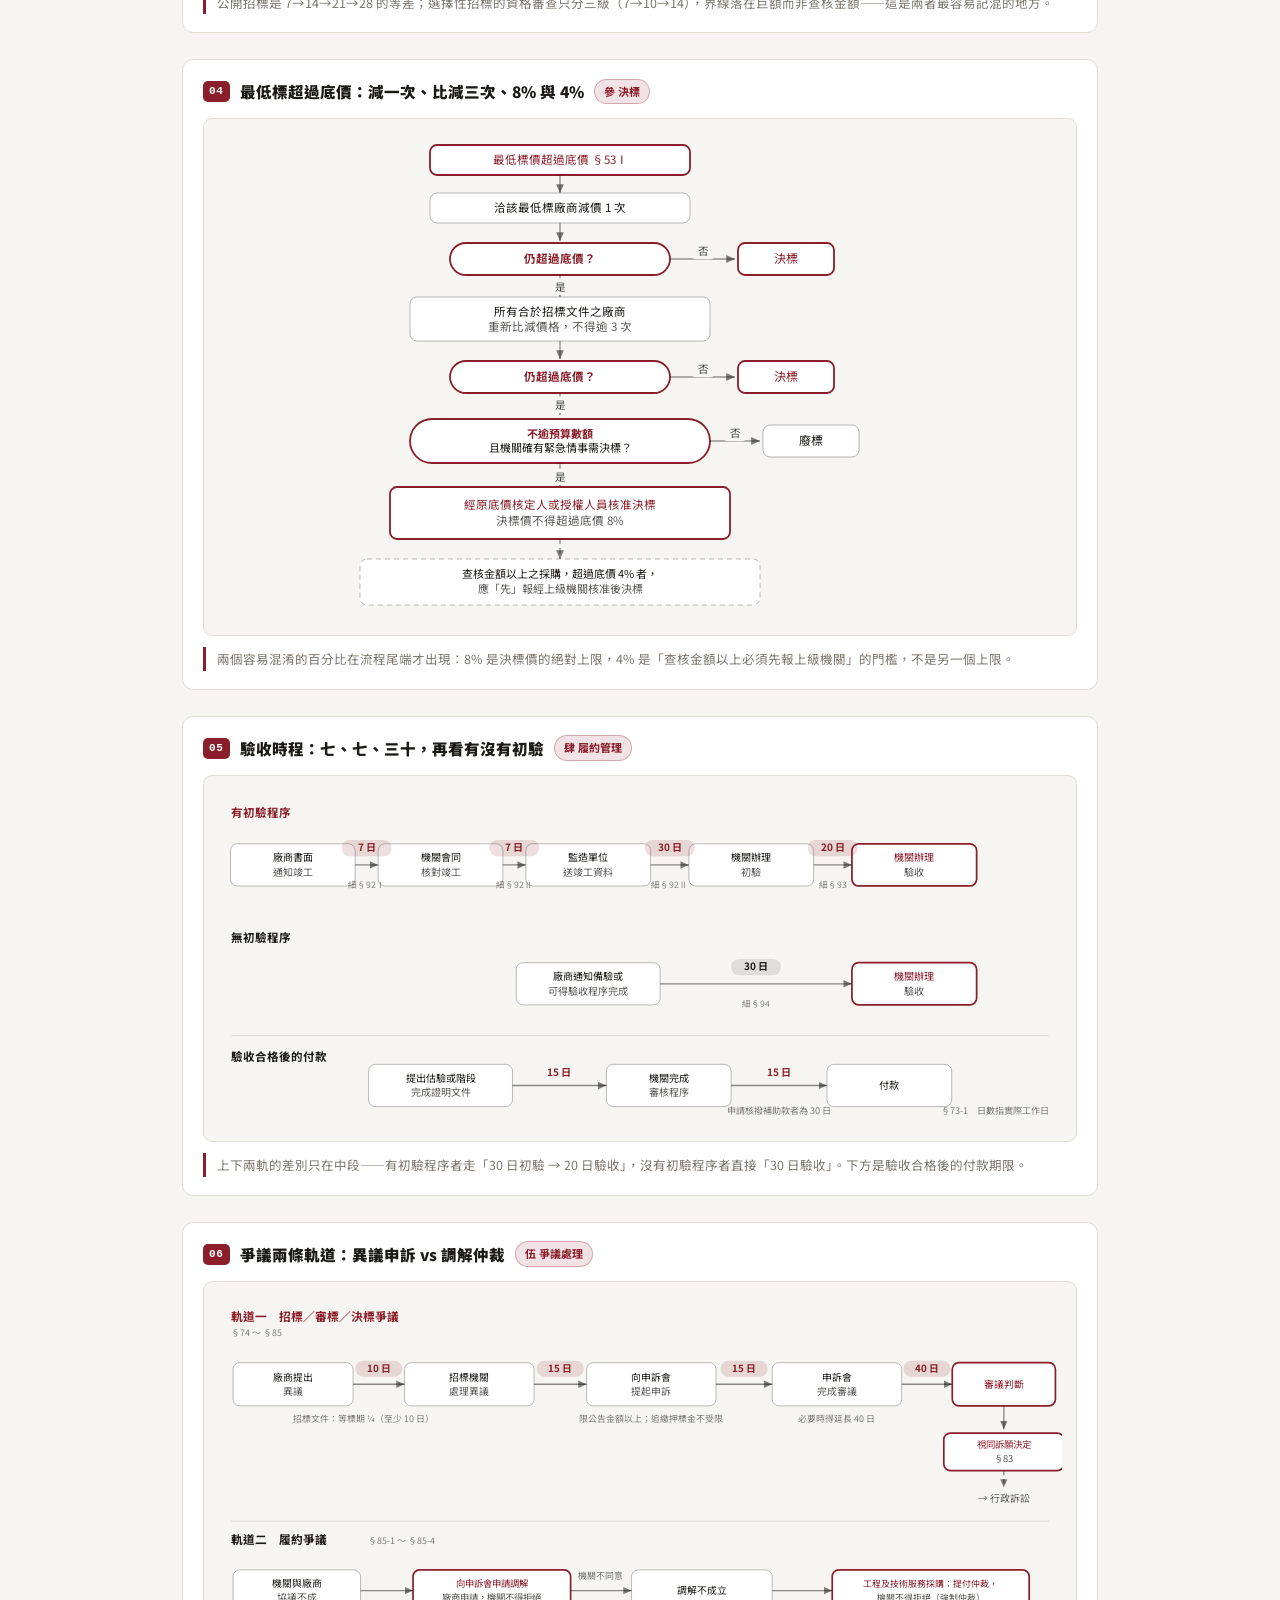
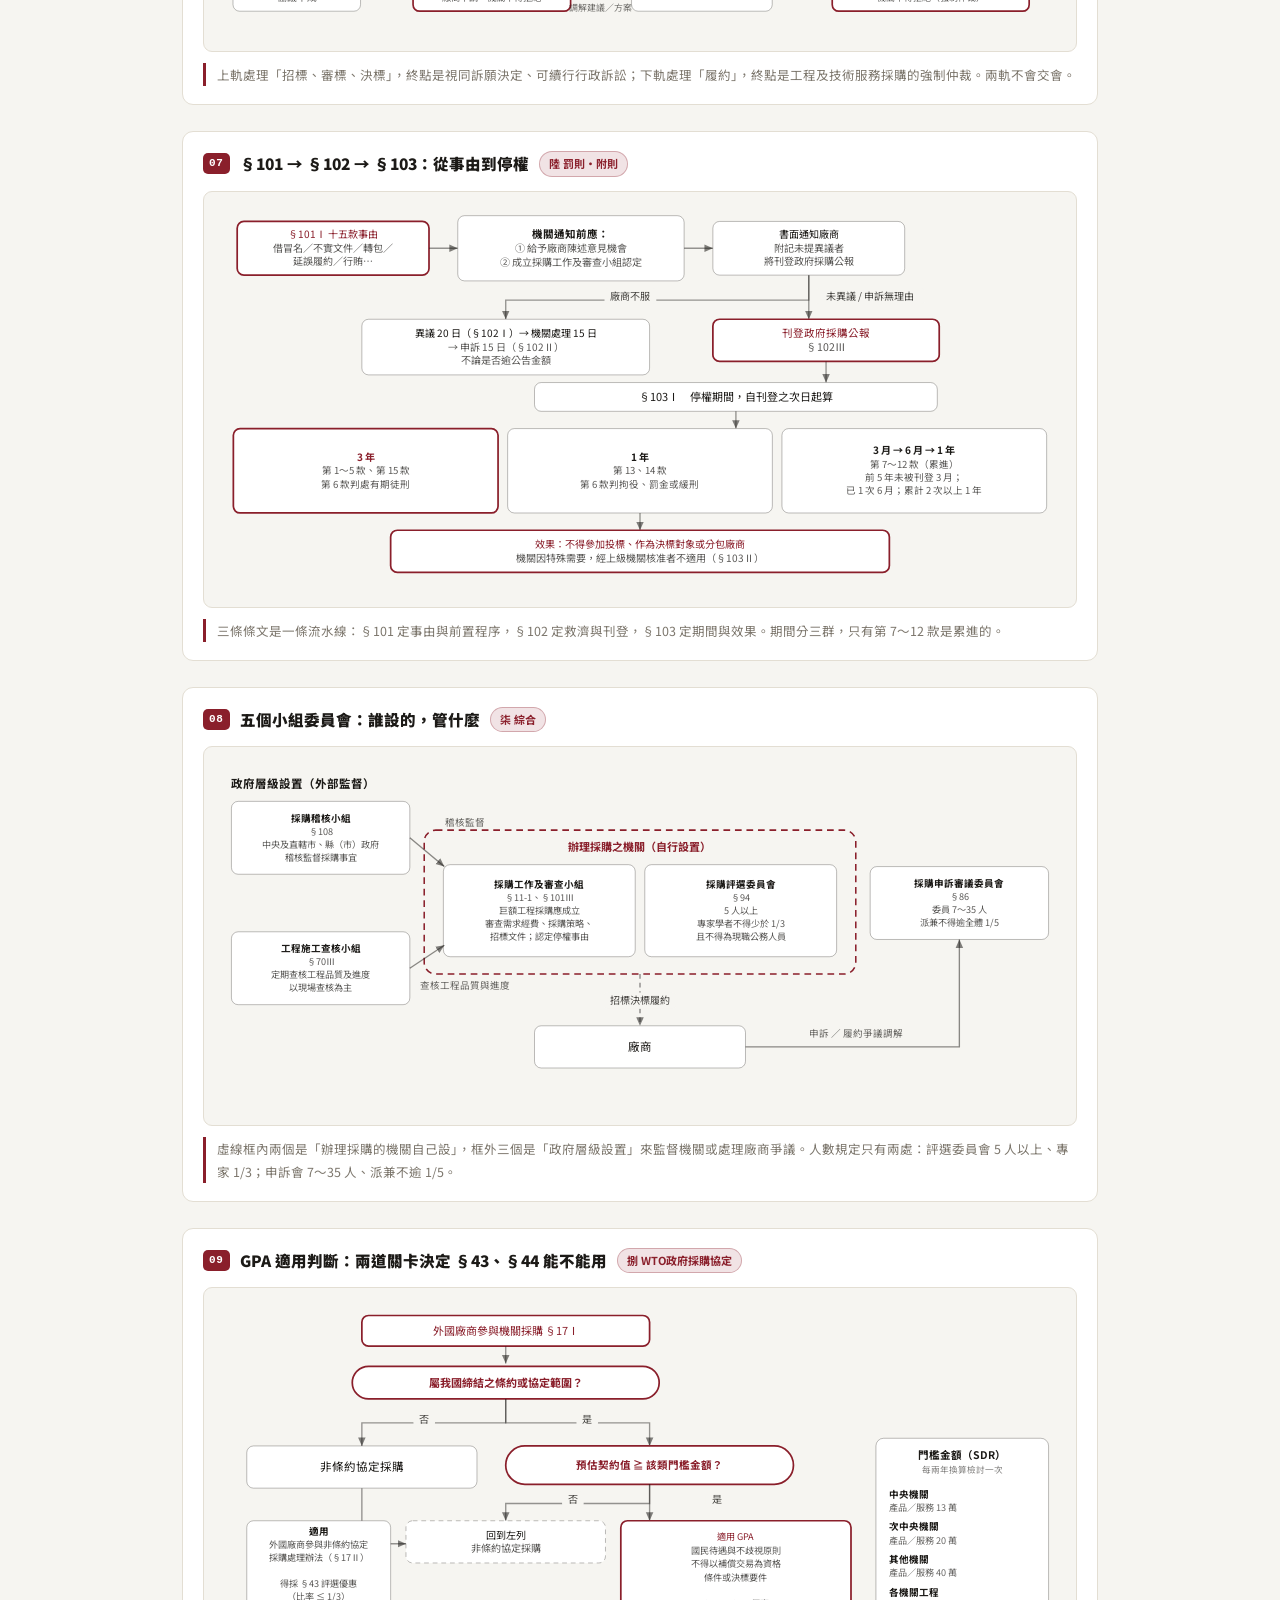
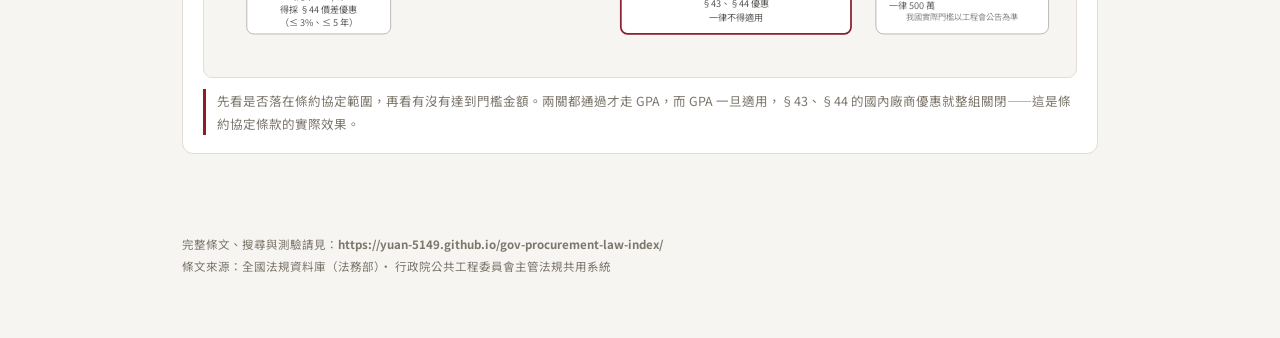
<file: 圖解總表.html>
<!DOCTYPE html>
<html lang="zh-Hant-TW">
<head>
<meta charset="utf-8">
<meta name="viewport" content="width=device-width, initial-scale=1">
<title>政府採購法 圖解總表</title>
<link href="https://fonts.googleapis.com/css2?family=Noto+Sans+TC:wght@400;700;900&display=swap" rel="stylesheet">
<style>
:root{--bg:#f6f5f1;--panel:#fff;--ink:#1c1a17;--ink3:#7c766c;--line:#e3ded3;--accent:#8a1f2b;
  --sans:"Noto Sans TC",system-ui,"Microsoft JhengHei",sans-serif;color-scheme:light}
@media (prefers-color-scheme:dark){:root{--bg:#14161a;--panel:#1e2229;--ink:#e9e6e0;--ink3:#8a857c;
  --line:#2c313a;--accent:#e2707c;color-scheme:dark}}
*{box-sizing:border-box}
body{margin:0;background:var(--bg);color:var(--ink);font-family:var(--sans);line-height:1.75}
header{max-width:960px;margin:0 auto;padding:34px 22px 10px}
header h1{margin:0;font-size:25px;font-weight:900;letter-spacing:.02em}
header p{margin:7px 0 0;font-size:12.5px;color:var(--ink3);line-height:1.9}
main{max-width:960px;margin:0 auto;padding:14px 22px 80px;display:flex;flex-direction:column;gap:26px}
figure{margin:0;background:var(--panel);border:1px solid var(--line);border-radius:11px;padding:18px 20px}
figure h2{margin:0 0 13px;font-size:15.5px;font-weight:900;display:flex;align-items:center;gap:10px;flex-wrap:wrap}
figure h2 .n{font:900 11px/1 ui-monospace,Consolas,monospace;color:#fff;background:var(--accent);
  padding:5px 6px;border-radius:5px;letter-spacing:.06em}
figure h2 .cat{font-size:11px;font-weight:700;color:var(--accent);background:color-mix(in srgb,var(--accent) 12%,transparent);
  border:1px solid color-mix(in srgb,var(--accent) 30%,transparent);padding:2px 9px;border-radius:999px}
.wrap{overflow-x:auto;background:var(--bg);border:1px solid var(--line);border-radius:9px;padding:16px 14px}
figcaption{font-size:12.5px;line-height:1.85;color:var(--ink3);margin-top:11px;padding-left:11px;
  border-left:3px solid var(--accent)}
footer{max-width:960px;margin:0 auto;padding:0 22px 60px;font-size:11.5px;color:var(--ink3);line-height:1.9}
@media print{
  body{background:#fff}
  header{padding-top:0}
  main{gap:0}
  figure{break-inside:avoid;page-break-inside:avoid;border:none;border-bottom:1px solid #ccc;
    border-radius:0;padding:14px 0;margin-bottom:0}
  .wrap{overflow:visible;border:none;background:none;padding:0}
}
</style>
</head>
<body>
<header>
  <h1>政府採購法 · 圖解總表</h1>
  <p>九張流程圖，一個分類一張，涵蓋金額級距、招標決策、等標期、比減價格、驗收時程、爭議雙軌、停權流程、組織關係與 GPA 適用判斷。<br>
     可直接列印（每張圖不會被切斷）。圖為學習整理，法律效果請以法規原文為準。</p>
</header>
<main>
<figure>
  <h2><span class="n">01</span>金額級距：跨過哪條線，就多一項義務<span class="cat">壹 總則</span></h2>
  <div class="wrap"><svg viewBox="0 0 880 330" role="img" aria-label="金額級距與義務對照圖" style="width:100%;height:auto;max-width:880px;min-width:704px;font-family:var(--sans);color:var(--ink);display:block;margin:0 auto"><defs><marker id="ar-money" viewBox="0 0 10 10" refX="9" refY="5" markerWidth="7" markerHeight="7" orient="auto-start-reverse"><path d="M0,1 L9,5 L0,9 z" fill="currentColor" fill-opacity=".55"/></marker></defs><line x1="340" y1="46" x2="340" y2="300" stroke="var(--accent)" stroke-width="1.2" stroke-opacity=".4" stroke-dasharray="4 4"/><line x1="432" y1="46" x2="432" y2="300" stroke="var(--accent)" stroke-width="1.2" stroke-opacity=".4" stroke-dasharray="4 4"/><line x1="566" y1="46" x2="566" y2="300" stroke="var(--accent)" stroke-width="1.2" stroke-opacity=".4" stroke-dasharray="4 4"/><line x1="706" y1="46" x2="706" y2="300" stroke="var(--accent)" stroke-width="1.2" stroke-opacity=".4" stroke-dasharray="4 4"/><text x="340" y="20" text-anchor="middle" font-size="11.5" fill="var(--accent)" font-weight="700">15 萬</text><text x="340" y="34" text-anchor="middle" font-size="9.5" fill="currentColor" opacity="0.6">公告金額 1/10</text><text x="432" y="20" text-anchor="middle" font-size="11.5" fill="var(--accent)" font-weight="700">150 萬</text><text x="432" y="34" text-anchor="middle" font-size="9.5" fill="currentColor" opacity="0.6">公告金額</text><text x="566" y="20" text-anchor="middle" font-size="10.5" fill="var(--accent)" font-weight="700">5,000 萬（勞務 1,000 萬）</text><text x="566" y="34" text-anchor="middle" font-size="9.5" fill="currentColor" opacity="0.6">查核金額</text><text x="706" y="20" text-anchor="middle" font-size="10.5" fill="var(--accent)" font-weight="700">2 億／1 億／2,000 萬</text><text x="706" y="34" text-anchor="middle" font-size="9.5" fill="currentColor" opacity="0.6">巨額採購</text><text x="301" y="60" text-anchor="middle" font-size="10" fill="currentColor" opacity="0.5">小額</text><text x="386" y="60" text-anchor="middle" font-size="10" fill="currentColor" opacity="0.5">未達公告</text><text x="499" y="60" text-anchor="middle" font-size="10" fill="currentColor" opacity="0.5">公告以上</text><text x="636" y="60" text-anchor="middle" font-size="10" fill="currentColor" opacity="0.5">查核以上</text><text x="784" y="60" text-anchor="middle" font-size="10" fill="currentColor" opacity="0.5">巨額</text><line x1="262" y1="70" x2="862" y2="70" stroke="currentColor" stroke-width="1.4" stroke-opacity="0.18"/><text x="246" y="99" text-anchor="end" font-size="11.5" fill="currentColor">得不經公告，逕洽廠商採購</text><text x="246" y="111" text-anchor="end" font-size="9" fill="currentColor" opacity="0.5">招標辦法 §5</text><rect x="262" y="87" width="78" height="18" rx="9" fill="var(--accent)" fill-opacity=".16" stroke="var(--accent)" stroke-opacity=".5"/><circle cx="271" cy="96" r="3.5" fill="var(--accent)"/><text x="246" y="130" text-anchor="end" font-size="11.5" fill="currentColor">公開取得 3 家以上書面報價</text><text x="246" y="142" text-anchor="end" font-size="9" fill="currentColor" opacity="0.5">採購法 §49</text><rect x="340" y="118" width="92" height="18" rx="9" fill="var(--accent)" fill-opacity=".16" stroke="var(--accent)" stroke-opacity=".5"/><circle cx="349" cy="127" r="3.5" fill="var(--accent)"/><text x="246" y="161" text-anchor="end" font-size="11.5" fill="currentColor">應公開招標（除 §20、§22 外）</text><text x="246" y="173" text-anchor="end" font-size="9" fill="currentColor" opacity="0.5">採購法 §19</text><rect x="432" y="149" width="430" height="18" rx="9" fill="var(--accent)" fill-opacity=".16" stroke="var(--accent)" stroke-opacity=".5"/><circle cx="441" cy="158" r="3.5" fill="var(--accent)"/><text x="246" y="192" text-anchor="end" font-size="11.5" fill="currentColor">主（會）計及有關單位會同監辦</text><text x="246" y="204" text-anchor="end" font-size="9" fill="currentColor" opacity="0.5">採購法 §13</text><rect x="432" y="180" width="430" height="18" rx="9" fill="var(--accent)" fill-opacity=".16" stroke="var(--accent)" stroke-opacity=".5"/><circle cx="441" cy="189" r="3.5" fill="var(--accent)"/><text x="246" y="223" text-anchor="end" font-size="11.5" fill="currentColor">得向申訴會提起申訴</text><text x="246" y="235" text-anchor="end" font-size="9" fill="currentColor" opacity="0.5">採購法 §76</text><rect x="432" y="211" width="430" height="18" rx="9" fill="var(--accent)" fill-opacity=".16" stroke="var(--accent)" stroke-opacity=".5"/><circle cx="441" cy="220" r="3.5" fill="var(--accent)"/><text x="246" y="254" text-anchor="end" font-size="11.5" fill="currentColor">上級機關派員監辦</text><text x="246" y="266" text-anchor="end" font-size="9" fill="currentColor" opacity="0.5">採購法 §12</text><rect x="566" y="242" width="296" height="18" rx="9" fill="var(--accent)" fill-opacity=".16" stroke="var(--accent)" stroke-opacity=".5"/><circle cx="575" cy="251" r="3.5" fill="var(--accent)"/><text x="246" y="285" text-anchor="end" font-size="11.5" fill="currentColor">逐年提報使用情形及效益分析</text><text x="246" y="297" text-anchor="end" font-size="9" fill="currentColor" opacity="0.5">採購法 §111</text><rect x="706" y="273" width="156" height="18" rx="9" fill="var(--accent)" fill-opacity=".16" stroke="var(--accent)" stroke-opacity=".5"/><circle cx="715" cy="282" r="3.5" fill="var(--accent)"/></svg></div>
  <figcaption>四個門檻把採購切成五段。每一條橫槓從義務「開始適用」的那一點畫起，往右延伸——愈高金額，累積的程序義務愈多。</figcaption>
</figure>
<figure>
  <h2><span class="n">02</span>招標方式怎麼選：從金額往下走<span class="cat">貳 招標</span></h2>
  <div class="wrap"><svg viewBox="0 0 880 396" role="img" aria-label="招標方式決策樹" style="width:100%;height:auto;max-width:880px;min-width:704px;font-family:var(--sans);color:var(--ink);display:block;margin:0 auto"><defs><marker id="ar-bid" viewBox="0 0 10 10" refX="9" refY="5" markerWidth="7" markerHeight="7" orient="auto-start-reverse"><path d="M0,1 L9,5 L0,9 z" fill="currentColor" fill-opacity=".55"/></marker></defs><rect x="370" y="12" width="140" height="30" rx="7" fill="var(--panel)" stroke="currentColor" stroke-width="1" stroke-opacity=".3" opacity="1.0"/><text x="440.0" y="31.14" text-anchor="middle" font-size="11.5" fill="currentColor">辦理採購</text><line x1="440" y1="42" x2="440" y2="58" stroke="currentColor" stroke-width="1.4" stroke-opacity="0.45" marker-end="url(#ar-bid)"/><rect x="290.0" y="61.0" width="300" height="34" rx="17.0" fill="var(--panel)" stroke="var(--accent)" stroke-width="1.8"/><text x="440" y="82.14" text-anchor="middle" font-size="11.5" fill="var(--accent)" font-weight="700">採購金額 ≧ 公告金額 150 萬？</text><polyline points="440,95 440,116 205,116 205,134" fill="none" stroke="currentColor" stroke-width="1.4" stroke-opacity="0.45" marker-end="url(#ar-bid)"/><polyline points="440,95 440,116 650,116 650,134" fill="none" stroke="currentColor" stroke-width="1.4" stroke-opacity="0.45" marker-end="url(#ar-bid)"/><rect x="288.75" y="103.39" width="22.5" height="16.8" rx="4" fill="var(--bg)"/><text x="300" y="115.78" text-anchor="middle" font-size="10.5" fill="currentColor" opacity="0.8">否</text><rect x="548.75" y="103.39" width="22.5" height="16.8" rx="4" fill="var(--bg)"/><text x="560" y="115.78" text-anchor="middle" font-size="10.5" fill="currentColor" opacity="0.8">是</text><rect x="95" y="134" width="220" height="28" rx="7" fill="var(--panel)" stroke="currentColor" stroke-width="1" stroke-opacity=".3" opacity="1.0"/><text x="205.0" y="152.14" text-anchor="middle" font-size="11.5" fill="currentColor">未達公告金額</text><line x1="205" y1="162" x2="205" y2="176" stroke="currentColor" stroke-width="1.4" stroke-opacity="0.45" marker-end="url(#ar-bid)"/><rect x="55.0" y="178.0" width="300" height="32" rx="16.0" fill="var(--panel)" stroke="var(--accent)" stroke-width="1.8"/><text x="205" y="197.96" text-anchor="middle" font-size="11" fill="var(--accent)" font-weight="700">採購金額 &gt; 15 萬？</text><polyline points="205,210 205,228 110,228 110,244" fill="none" stroke="currentColor" stroke-width="1.4" stroke-opacity="0.45" marker-end="url(#ar-bid)"/><polyline points="205,210 205,228 302,228 302,244" fill="none" stroke="currentColor" stroke-width="1.4" stroke-opacity="0.45" marker-end="url(#ar-bid)"/><rect x="138.75" y="217.39" width="22.5" height="16.8" rx="4" fill="var(--bg)"/><text x="150" y="229.78" text-anchor="middle" font-size="10.5" fill="currentColor" opacity="0.8">是</text><rect x="246.75" y="217.39" width="22.5" height="16.8" rx="4" fill="var(--bg)"/><text x="258" y="229.78" text-anchor="middle" font-size="10.5" fill="currentColor" opacity="0.8">否</text><rect x="18" y="244" width="184" height="34" rx="7" fill="var(--panel)" stroke="currentColor" stroke-width="1" stroke-opacity=".3" opacity="1.0"/><text x="110.0" y="257.28" text-anchor="middle" font-size="10.5" fill="currentColor">① §22Ⅰ①～⑮</text><text x="110.0" y="272.28" text-anchor="middle" font-size="10.5" fill="currentColor" opacity="0.72">→ 限制性招標</text><rect x="18" y="284" width="184" height="40" rx="7" fill="var(--panel)" stroke="currentColor" stroke-width="1" stroke-opacity=".3" opacity="1.0"/><text x="110.0" y="301.1" text-anchor="middle" font-size="10" fill="currentColor">② §22Ⅰ⑯ 簽報首長核准</text><text x="110.0" y="314.1" text-anchor="middle" font-size="10" fill="currentColor" opacity="0.72">得採限制性，免報主管機關認定</text><rect x="18" y="330" width="184" height="44" rx="7" fill="var(--panel)" stroke="currentColor" stroke-width="1" stroke-opacity=".3" opacity="1.0"/><text x="110.0" y="343.1" text-anchor="middle" font-size="10" fill="currentColor">③ §49 公開取得 3 家以上</text><text x="110.0" y="355.6" text-anchor="middle" font-size="10" fill="currentColor" opacity="0.72">書面報價或企劃書，</text><text x="110.0" y="368.1" text-anchor="middle" font-size="10" fill="currentColor" opacity="0.72">擇符合需要者比價或議價</text><rect x="214" y="244" width="176" height="62" rx="7" fill="var(--panel)" stroke="var(--accent)" stroke-width="1.8" opacity="1.0"/><text x="302.0" y="259.1" text-anchor="middle" font-size="10" fill="var(--accent)">小額採購</text><text x="302.0" y="272.1" text-anchor="middle" font-size="10" fill="currentColor" opacity="0.72">得不經公告程序，</text><text x="302.0" y="285.1" text-anchor="middle" font-size="10" fill="currentColor" opacity="0.72">逕洽廠商採購，</text><text x="302.0" y="298.1" text-anchor="middle" font-size="10" fill="currentColor" opacity="0.72">免提供報價或企劃書</text><rect x="540" y="134" width="220" height="28" rx="7" fill="var(--panel)" stroke="currentColor" stroke-width="1" stroke-opacity=".3" opacity="1.0"/><text x="650.0" y="152.14" text-anchor="middle" font-size="11.5" fill="currentColor">公告金額以上</text><polyline points="650,162 650,180 487,180 487,196" fill="none" stroke="currentColor" stroke-width="1.4" stroke-opacity="0.45" marker-end="url(#ar-bid)"/><line x1="650" y1="162" x2="650" y2="196" stroke="currentColor" stroke-width="1.4" stroke-opacity="0.45" marker-end="url(#ar-bid)"/><polyline points="650,162 650,180 800,180 800,196" fill="none" stroke="currentColor" stroke-width="1.4" stroke-opacity="0.45" marker-end="url(#ar-bid)"/><rect x="410" y="196" width="154" height="30" rx="7" fill="var(--panel)" stroke="var(--accent)" stroke-width="1.8" opacity="1.0"/><text x="487.0" y="215.32" text-anchor="middle" font-size="12" fill="var(--accent)">公開招標 §19</text><rect x="573" y="196" width="154" height="30" rx="7" fill="var(--panel)" stroke="currentColor" stroke-width="1" stroke-opacity=".3" opacity="1.0"/><text x="650.0" y="215.32" text-anchor="middle" font-size="12" fill="currentColor">選擇性招標 §20</text><rect x="723" y="196" width="154" height="30" rx="7" fill="var(--panel)" stroke="currentColor" stroke-width="1" stroke-opacity=".3" opacity="1.0"/><text x="800.0" y="215.32" text-anchor="middle" font-size="12" fill="currentColor">限制性招標 §22</text><rect x="410" y="234" width="154" height="74" rx="7" fill="var(--panel)" stroke="currentColor" stroke-width="1" stroke-opacity=".3" opacity="1.0"/><text x="487.0" y="253.6" text-anchor="middle" font-size="10" fill="currentColor">公告邀請</text><text x="487.0" y="267.6" text-anchor="middle" font-size="10" fill="currentColor" opacity="0.72">不特定廠商投標</text><text x="487.0" y="281.6" text-anchor="middle" font-size="10" fill="currentColor" opacity="0.72"></text><text x="487.0" y="295.6" text-anchor="middle" font-size="10" fill="currentColor" opacity="0.72">公告金額以上之原則</text><rect x="573" y="234" width="154" height="74" rx="7" fill="var(--panel)" stroke="currentColor" stroke-width="1" stroke-opacity=".3" opacity="1.0"/><text x="650.0" y="249.42" text-anchor="middle" font-size="9.5" fill="currentColor">公告 → 先審資格</text><text x="650.0" y="261.91999999999996" text-anchor="middle" font-size="9.5" fill="currentColor" opacity="0.72">→ 邀合格廠商投標</text><text x="650.0" y="274.41999999999996" text-anchor="middle" font-size="9.5" fill="currentColor" opacity="0.72">五款：經常性採購／審查</text><text x="650.0" y="286.91999999999996" text-anchor="middle" font-size="9.5" fill="currentColor" opacity="0.72">費時／高額費用／資格</text><text x="650.0" y="299.41999999999996" text-anchor="middle" font-size="9.5" fill="currentColor" opacity="0.72">複雜／研究發展</text><rect x="723" y="234" width="154" height="74" rx="7" fill="var(--panel)" stroke="currentColor" stroke-width="1" stroke-opacity=".3" opacity="1.0"/><text x="800.0" y="254.92" text-anchor="middle" font-size="9.5" fill="currentColor">不公告；2 家以上比價</text><text x="800.0" y="267.91999999999996" text-anchor="middle" font-size="9.5" fill="currentColor" opacity="0.72">或 1 家議價</text><text x="800.0" y="280.91999999999996" text-anchor="middle" font-size="9.5" fill="currentColor" opacity="0.72">十六款情形之一</text><text x="800.0" y="293.91999999999996" text-anchor="middle" font-size="9.5" fill="currentColor" opacity="0.72">（⑬⑭不適用工程採購）</text><rect x="573" y="316" width="304" height="32" rx="7" fill="none" stroke="currentColor" stroke-width="1" stroke-opacity=".3" stroke-dasharray="5 4" opacity="1.0"/><text x="725.0" y="335.78" text-anchor="middle" font-size="10.5" fill="currentColor">經常性採購應建立 6 家以上合格廠商名單（§21Ⅲ）</text></svg></div>
  <figcaption>第一個岔路是「有沒有達到公告金額」，第二個岔路才是招標方式。未達公告金額時，真正的分水嶺是公告金額的十分之一（15 萬）。</figcaption>
</figure>
<figure>
  <h2><span class="n">03</span>等標期：公開招標與選擇性招標的落差<span class="cat">貳 招標</span></h2>
  <div class="wrap"><svg viewBox="0 0 800 290" role="img" aria-label="等標期比較圖" style="width:100%;height:auto;max-width:800px;min-width:640px;font-family:var(--sans);color:var(--ink);display:block;margin:0 auto"><defs><marker id="ar-per" viewBox="0 0 10 10" refX="9" refY="5" markerWidth="7" markerHeight="7" orient="auto-start-reverse"><path d="M0,1 L9,5 L0,9 z" fill="currentColor" fill-opacity=".55"/></marker></defs><line x1="250.0" y1="52" x2="250.0" y2="248" stroke="currentColor" stroke-width="1" stroke-opacity=".16" stroke-dasharray="3 4"/><text x="250.0" y="44" text-anchor="middle" font-size="10" fill="currentColor" opacity="0.55">0 日</text><line x1="369.0" y1="52" x2="369.0" y2="248" stroke="currentColor" stroke-width="1" stroke-opacity=".16" stroke-dasharray="3 4"/><text x="369.0" y="44" text-anchor="middle" font-size="10" fill="currentColor" opacity="0.55">7 日</text><line x1="488.0" y1="52" x2="488.0" y2="248" stroke="currentColor" stroke-width="1" stroke-opacity=".16" stroke-dasharray="3 4"/><text x="488.0" y="44" text-anchor="middle" font-size="10" fill="currentColor" opacity="0.55">14 日</text><line x1="607.0" y1="52" x2="607.0" y2="248" stroke="currentColor" stroke-width="1" stroke-opacity=".16" stroke-dasharray="3 4"/><text x="607.0" y="44" text-anchor="middle" font-size="10" fill="currentColor" opacity="0.55">21 日</text><line x1="726.0" y1="52" x2="726.0" y2="248" stroke="currentColor" stroke-width="1" stroke-opacity=".16" stroke-dasharray="3 4"/><text x="726.0" y="44" text-anchor="middle" font-size="10" fill="currentColor" opacity="0.55">28 日</text><text x="234" y="87" text-anchor="end" font-size="11.5" fill="currentColor">未達公告金額</text><rect x="250" y="66" width="119.0" height="17" rx="4" fill="var(--accent)" fill-opacity=".72"/><text x="385.0" y="79" text-anchor="middle" font-size="11" fill="var(--accent)" font-weight="700">7 日</text><rect x="250" y="89" width="119.0" height="17" rx="4" fill="currentColor" fill-opacity=".26"/><text x="385.0" y="102" text-anchor="middle" font-size="11" fill="currentColor" opacity="0.7">7 日</text><text x="234" y="129" text-anchor="end" font-size="11.5" fill="currentColor">公告金額以上</text><text x="234" y="145" text-anchor="end" font-size="11.5" fill="currentColor">未達查核金額</text><rect x="250" y="116" width="238.0" height="17" rx="4" fill="var(--accent)" fill-opacity=".72"/><text x="504.0" y="129" text-anchor="middle" font-size="11" fill="var(--accent)" font-weight="700">14 日</text><rect x="250" y="139" width="170.0" height="17" rx="4" fill="currentColor" fill-opacity=".26"/><text x="436.0" y="152" text-anchor="middle" font-size="11" fill="currentColor" opacity="0.7">10 日</text><text x="234" y="179" text-anchor="end" font-size="11.5" fill="currentColor">查核金額以上</text><text x="234" y="195" text-anchor="end" font-size="11.5" fill="currentColor">未達巨額</text><rect x="250" y="166" width="357.0" height="17" rx="4" fill="var(--accent)" fill-opacity=".72"/><text x="623.0" y="179" text-anchor="middle" font-size="11" fill="var(--accent)" font-weight="700">21 日</text><rect x="250" y="189" width="170.0" height="17" rx="4" fill="currentColor" fill-opacity=".26"/><text x="436.0" y="202" text-anchor="middle" font-size="11" fill="currentColor" opacity="0.7">10 日</text><text x="234" y="237" text-anchor="end" font-size="11.5" fill="currentColor">巨額採購</text><rect x="250" y="216" width="476.0" height="17" rx="4" fill="var(--accent)" fill-opacity=".72"/><text x="742.0" y="229" text-anchor="middle" font-size="11" fill="var(--accent)" font-weight="700">28 日</text><rect x="250" y="239" width="238.0" height="17" rx="4" fill="currentColor" fill-opacity=".26"/><text x="504.0" y="252" text-anchor="middle" font-size="11" fill="currentColor" opacity="0.7">14 日</text><rect x="250" y="266" width="14" height="12" rx="3" fill="var(--accent)" fill-opacity=".72"/><text x="270" y="276" text-anchor="start" font-size="10.5" fill="currentColor">公開招標（期限標準 §2）</text><rect x="450" y="266" width="14" height="12" rx="3" fill="currentColor" fill-opacity=".26"/><text x="470" y="276" text-anchor="start" font-size="10.5" fill="currentColor">選擇性招標資格審查（§3）</text><text x="14" y="24" text-anchor="start" font-size="12.5" fill="currentColor" font-weight="700">等標期下限</text><text x="14" y="40" text-anchor="start" font-size="10" fill="currentColor" opacity="0.6">自刊登政府採購公報日起算</text><text x="250" y="276" text-anchor="start" font-size="11.5" fill="currentColor"></text></svg></div>
  <figcaption>公開招標是 7→14→21→28 的等差；選擇性招標的資格審查只分三級（7→10→14），界線落在巨額而非查核金額——這是兩者最容易記混的地方。</figcaption>
</figure>
<figure>
  <h2><span class="n">04</span>最低標超過底價：減一次、比減三次、8% 與 4%<span class="cat">參 決標</span></h2>
  <div class="wrap"><svg viewBox="0 0 660 484" role="img" aria-label="超底價比減價格流程圖" style="width:100%;height:auto;max-width:660px;min-width:528px;font-family:var(--sans);color:var(--ink);display:block;margin:0 auto"><defs><marker id="ar-awd" viewBox="0 0 10 10" refX="9" refY="5" markerWidth="7" markerHeight="7" orient="auto-start-reverse"><path d="M0,1 L9,5 L0,9 z" fill="currentColor" fill-opacity=".55"/></marker></defs><rect x="120" y="10" width="260" height="30" rx="7" fill="var(--panel)" stroke="var(--accent)" stroke-width="1.8" opacity="1.0"/><text x="250.0" y="29.14" text-anchor="middle" font-size="11.5" fill="var(--accent)">最低標價超過底價 §53Ⅰ</text><line x1="250" y1="40" x2="250" y2="58" stroke="currentColor" stroke-width="1.4" stroke-opacity="0.45" marker-end="url(#ar-awd)"/><rect x="120" y="58" width="260" height="30" rx="7" fill="var(--panel)" stroke="currentColor" stroke-width="1" stroke-opacity=".3" opacity="1.0"/><text x="250.0" y="77.14" text-anchor="middle" font-size="11.5" fill="currentColor">洽該最低標廠商減價 1 次</text><line x1="250" y1="88" x2="250" y2="106" stroke="currentColor" stroke-width="1.4" stroke-opacity="0.45" marker-end="url(#ar-awd)"/><rect x="140.0" y="108.0" width="220" height="32" rx="16.0" fill="var(--panel)" stroke="var(--accent)" stroke-width="1.8"/><text x="250" y="128.14" text-anchor="middle" font-size="11.5" fill="var(--accent)" font-weight="700">仍超過底價？</text><polyline points="360,124 425,124" fill="none" stroke="currentColor" stroke-width="1.4" stroke-opacity="0.45" marker-end="url(#ar-awd)"/><rect x="381.75" y="107.39" width="22.5" height="16.8" rx="4" fill="var(--bg)"/><text x="393" y="119.78" text-anchor="middle" font-size="10.5" fill="currentColor" opacity="0.8">否</text><rect x="428" y="108" width="96" height="32" rx="7" fill="var(--panel)" stroke="var(--accent)" stroke-width="1.8" opacity="1.0"/><text x="476.0" y="128.32" text-anchor="middle" font-size="12" fill="var(--accent)">決標</text><line x1="250" y1="140" x2="250" y2="162" stroke="currentColor" stroke-width="1.4" stroke-opacity="0.45" marker-end="url(#ar-awd)"/><rect x="238.75" y="143.39" width="22.5" height="16.8" rx="4" fill="var(--bg)"/><text x="250" y="155.78" text-anchor="middle" font-size="10.5" fill="currentColor" opacity="0.8">是</text><rect x="100" y="162" width="300" height="44" rx="7" fill="var(--panel)" stroke="currentColor" stroke-width="1" stroke-opacity=".3" opacity="1.0"/><text x="250.0" y="180.64" text-anchor="middle" font-size="11.5" fill="currentColor">所有合於招標文件之廠商</text><text x="250.0" y="195.64" text-anchor="middle" font-size="11.5" fill="currentColor" opacity="0.72">重新比減價格，不得逾 3 次</text><line x1="250" y1="206" x2="250" y2="224" stroke="currentColor" stroke-width="1.4" stroke-opacity="0.45" marker-end="url(#ar-awd)"/><rect x="140.0" y="226.0" width="220" height="32" rx="16.0" fill="var(--panel)" stroke="var(--accent)" stroke-width="1.8"/><text x="250" y="246.14" text-anchor="middle" font-size="11.5" fill="var(--accent)" font-weight="700">仍超過底價？</text><polyline points="360,242 425,242" fill="none" stroke="currentColor" stroke-width="1.4" stroke-opacity="0.45" marker-end="url(#ar-awd)"/><rect x="381.75" y="225.39" width="22.5" height="16.8" rx="4" fill="var(--bg)"/><text x="393" y="237.78" text-anchor="middle" font-size="10.5" fill="currentColor" opacity="0.8">否</text><rect x="428" y="226" width="96" height="32" rx="7" fill="var(--panel)" stroke="var(--accent)" stroke-width="1.8" opacity="1.0"/><text x="476.0" y="246.32" text-anchor="middle" font-size="12" fill="var(--accent)">決標</text><line x1="250" y1="258" x2="250" y2="280" stroke="currentColor" stroke-width="1.4" stroke-opacity="0.45" marker-end="url(#ar-awd)"/><rect x="238.75" y="261.39" width="22.5" height="16.8" rx="4" fill="var(--bg)"/><text x="250" y="273.78" text-anchor="middle" font-size="10.5" fill="currentColor" opacity="0.8">是</text><rect x="100.0" y="284.0" width="300" height="44" rx="22.0" fill="var(--panel)" stroke="var(--accent)" stroke-width="1.8"/><text x="250" y="302.96" text-anchor="middle" font-size="11" fill="var(--accent)" font-weight="700">不逾預算數額</text><text x="250" y="316.96" text-anchor="middle" font-size="11" fill="currentColor">且機關確有緊急情事需決標？</text><polyline points="400,306 450,306" fill="none" stroke="currentColor" stroke-width="1.4" stroke-opacity="0.45" marker-end="url(#ar-awd)"/><rect x="413.75" y="289.39" width="22.5" height="16.8" rx="4" fill="var(--bg)"/><text x="425" y="301.78" text-anchor="middle" font-size="10.5" fill="currentColor" opacity="0.8">否</text><rect x="453" y="290" width="96" height="32" rx="7" fill="var(--panel)" stroke="currentColor" stroke-width="1" stroke-opacity=".3" opacity="1.0"/><text x="501.0" y="310.32" text-anchor="middle" font-size="12" fill="currentColor">廢標</text><line x1="250" y1="328" x2="250" y2="352" stroke="currentColor" stroke-width="1.4" stroke-opacity="0.45" marker-end="url(#ar-awd)"/><rect x="238.75" y="333.39" width="22.5" height="16.8" rx="4" fill="var(--bg)"/><text x="250" y="345.78" text-anchor="middle" font-size="10.5" fill="currentColor" opacity="0.8">是</text><rect x="80" y="352" width="340" height="52" rx="7" fill="var(--panel)" stroke="var(--accent)" stroke-width="1.8" opacity="1.0"/><text x="250.0" y="374.14" text-anchor="middle" font-size="11.5" fill="var(--accent)">經原底價核定人或授權人員核准決標</text><text x="250.0" y="390.14" text-anchor="middle" font-size="11.5" fill="currentColor" opacity="0.72">決標價不得超過底價 8%</text><line x1="250" y1="404" x2="250" y2="424" stroke="currentColor" stroke-width="1.4" stroke-opacity="0.45" stroke-dasharray="5 4" marker-end="url(#ar-awd)"/><rect x="50" y="424" width="400" height="46" rx="7" fill="var(--panel)" stroke="currentColor" stroke-width="1" stroke-opacity=".3" stroke-dasharray="5 4" opacity="1.0"/><text x="250.0" y="443.46" text-anchor="middle" font-size="11" fill="currentColor">查核金額以上之採購，超過底價 4% 者，</text><text x="250.0" y="458.46" text-anchor="middle" font-size="11" fill="currentColor" opacity="0.72">應「先」報經上級機關核准後決標</text></svg></div>
  <figcaption>兩個容易混淆的百分比在流程尾端才出現：8% 是決標價的絕對上限，4% 是「查核金額以上必須先報上級機關」的門檻，不是另一個上限。</figcaption>
</figure>
<figure>
  <h2><span class="n">05</span>驗收時程：七、七、三十，再看有沒有初驗<span class="cat">肆 履約管理</span></h2>
  <div class="wrap"><svg viewBox="0 0 880 348" role="img" aria-label="驗收與付款時程圖" style="width:100%;height:auto;max-width:880px;min-width:704px;font-family:var(--sans);color:var(--ink);display:block;margin:0 auto"><defs><marker id="ar-acc" viewBox="0 0 10 10" refX="9" refY="5" markerWidth="7" markerHeight="7" orient="auto-start-reverse"><path d="M0,1 L9,5 L0,9 z" fill="currentColor" fill-opacity=".55"/></marker></defs><text x="14" y="26" text-anchor="start" font-size="12" fill="var(--accent)" font-weight="700">有初驗程序</text><rect x="13.0" y="54" width="130" height="44" rx="7" fill="var(--panel)" stroke="currentColor" stroke-width="1" stroke-opacity=".3" opacity="1.0"/><text x="78.0" y="72.28" text-anchor="middle" font-size="10.5" fill="currentColor">廠商書面</text><text x="78.0" y="87.28" text-anchor="middle" font-size="10.5" fill="currentColor" opacity="0.72">通知竣工</text><rect x="167.0" y="54" width="130" height="44" rx="7" fill="var(--panel)" stroke="currentColor" stroke-width="1" stroke-opacity=".3" opacity="1.0"/><text x="232.0" y="72.28" text-anchor="middle" font-size="10.5" fill="currentColor">機關會同</text><text x="232.0" y="87.28" text-anchor="middle" font-size="10.5" fill="currentColor" opacity="0.72">核對竣工</text><rect x="321.0" y="54" width="130" height="44" rx="7" fill="var(--panel)" stroke="currentColor" stroke-width="1" stroke-opacity=".3" opacity="1.0"/><text x="386.0" y="72.28" text-anchor="middle" font-size="10.5" fill="currentColor">監造單位</text><text x="386.0" y="87.28" text-anchor="middle" font-size="10.5" fill="currentColor" opacity="0.72">送竣工資料</text><rect x="491.0" y="54" width="130" height="44" rx="7" fill="var(--panel)" stroke="currentColor" stroke-width="1" stroke-opacity=".3" opacity="1.0"/><text x="556.0" y="72.28" text-anchor="middle" font-size="10.5" fill="currentColor">機關辦理</text><text x="556.0" y="87.28" text-anchor="middle" font-size="10.5" fill="currentColor" opacity="0.72">初驗</text><rect x="661.0" y="54" width="130" height="44" rx="7" fill="var(--panel)" stroke="var(--accent)" stroke-width="1.8" opacity="1.0"/><text x="726.0" y="72.28" text-anchor="middle" font-size="10.5" fill="var(--accent)">機關辦理</text><text x="726.0" y="87.28" text-anchor="middle" font-size="10.5" fill="currentColor" opacity="0.72">驗收</text><line x1="143" y1="76" x2="167" y2="76" stroke="currentColor" stroke-width="1.4" stroke-opacity="0.5" marker-end="url(#ar-acc)"/><rect x="129" y="50" width="52" height="17" rx="8" fill="var(--accent)" fill-opacity=".14"/><text x="155" y="62" text-anchor="middle" font-size="10.5" fill="var(--accent)" font-weight="700">7 日</text><text x="155" y="100" text-anchor="middle" font-size="9" fill="currentColor" opacity="0.5">細§92Ⅰ</text><line x1="297" y1="76" x2="321" y2="76" stroke="currentColor" stroke-width="1.4" stroke-opacity="0.5" marker-end="url(#ar-acc)"/><rect x="283" y="50" width="52" height="17" rx="8" fill="var(--accent)" fill-opacity=".14"/><text x="309" y="62" text-anchor="middle" font-size="10.5" fill="var(--accent)" font-weight="700">7 日</text><text x="309" y="100" text-anchor="middle" font-size="9" fill="currentColor" opacity="0.5">細§92Ⅱ</text><line x1="451" y1="76" x2="491" y2="76" stroke="currentColor" stroke-width="1.4" stroke-opacity="0.5" marker-end="url(#ar-acc)"/><rect x="445" y="50" width="52" height="17" rx="8" fill="var(--accent)" fill-opacity=".14"/><text x="471" y="62" text-anchor="middle" font-size="10.5" fill="var(--accent)" font-weight="700">30 日</text><text x="471" y="100" text-anchor="middle" font-size="9" fill="currentColor" opacity="0.5">細§92Ⅱ</text><line x1="621" y1="76" x2="661" y2="76" stroke="currentColor" stroke-width="1.4" stroke-opacity="0.5" marker-end="url(#ar-acc)"/><rect x="615" y="50" width="52" height="17" rx="8" fill="var(--accent)" fill-opacity=".14"/><text x="641" y="62" text-anchor="middle" font-size="10.5" fill="var(--accent)" font-weight="700">20 日</text><text x="641" y="100" text-anchor="middle" font-size="9" fill="currentColor" opacity="0.5">細§93</text><text x="14" y="156" text-anchor="start" font-size="12" fill="currentColor" font-weight="700">無初驗程序</text><rect x="311.0" y="178" width="150" height="44" rx="7" fill="var(--panel)" stroke="currentColor" stroke-width="1" stroke-opacity=".3" opacity="1.0"/><text x="386.0" y="196.28" text-anchor="middle" font-size="10.5" fill="currentColor">廠商通知備驗或</text><text x="386.0" y="211.28" text-anchor="middle" font-size="10.5" fill="currentColor" opacity="0.72">可得驗收程序完成</text><rect x="661.0" y="178" width="130" height="44" rx="7" fill="var(--panel)" stroke="var(--accent)" stroke-width="1.8" opacity="1.0"/><text x="726.0" y="196.28" text-anchor="middle" font-size="10.5" fill="var(--accent)">機關辦理</text><text x="726.0" y="211.28" text-anchor="middle" font-size="10.5" fill="currentColor" opacity="0.72">驗收</text><line x1="461" y1="200" x2="661" y2="200" stroke="currentColor" stroke-width="1.4" stroke-opacity="0.5" marker-end="url(#ar-acc)"/><rect x="535" y="174" width="52" height="17" rx="8" fill="currentColor" fill-opacity=".1"/><text x="561" y="186" text-anchor="middle" font-size="10.5" fill="currentColor" font-weight="700">30 日</text><text x="561" y="224" text-anchor="middle" font-size="9" fill="currentColor" opacity="0.5">細§94</text><line x1="14" y1="254" x2="866" y2="254" stroke="currentColor" stroke-width="1" stroke-opacity=".14"/><text x="14" y="280" text-anchor="start" font-size="12" fill="currentColor" font-weight="700">驗收合格後的付款</text><rect x="157.0" y="284" width="150" height="44" rx="7" fill="var(--panel)" stroke="currentColor" stroke-width="1" stroke-opacity=".3" opacity="1.0"/><text x="232.0" y="302.28" text-anchor="middle" font-size="10.5" fill="currentColor">提出估驗或階段</text><text x="232.0" y="317.28" text-anchor="middle" font-size="10.5" fill="currentColor" opacity="0.72">完成證明文件</text><rect x="405.0" y="284" width="130" height="44" rx="7" fill="var(--panel)" stroke="currentColor" stroke-width="1" stroke-opacity=".3" opacity="1.0"/><text x="470.0" y="302.28" text-anchor="middle" font-size="10.5" fill="currentColor">機關完成</text><text x="470.0" y="317.28" text-anchor="middle" font-size="10.5" fill="currentColor" opacity="0.72">審核程序</text><rect x="635.0" y="284" width="130" height="44" rx="7" fill="var(--panel)" stroke="currentColor" stroke-width="1" stroke-opacity=".3" opacity="1.0"/><text x="700.0" y="309.78" text-anchor="middle" font-size="10.5" fill="currentColor">付款</text><line x1="307" y1="306" x2="405" y2="306" stroke="currentColor" stroke-width="1.4" stroke-opacity="0.5" marker-end="url(#ar-acc)"/><text x="356" y="296" text-anchor="middle" font-size="10.5" fill="var(--accent)" font-weight="700">15 日</text><line x1="535" y1="306" x2="635" y2="306" stroke="currentColor" stroke-width="1.4" stroke-opacity="0.5" marker-end="url(#ar-acc)"/><text x="585" y="296" text-anchor="middle" font-size="10.5" fill="var(--accent)" font-weight="700">15 日</text><text x="585" y="336" text-anchor="middle" font-size="9.5" fill="currentColor" opacity="0.55">申請核撥補助款者為 30 日</text><text x="866" y="336" text-anchor="end" font-size="9.5" fill="currentColor" opacity="0.55">§73-1　日數指實際工作日</text></svg></div>
  <figcaption>上下兩軌的差別只在中段——有初驗程序者走「30 日初驗 → 20 日驗收」，沒有初驗程序者直接「30 日驗收」。下方是驗收合格後的付款期限。</figcaption>
</figure>
<figure>
  <h2><span class="n">06</span>爭議兩條軌道：異議申訴 vs 調解仲裁<span class="cat">伍 爭議處理</span></h2>
  <div class="wrap"><svg viewBox="0 0 900 360" role="img" aria-label="爭議處理雙軌流程圖" style="width:100%;height:auto;max-width:900px;min-width:720px;font-family:var(--sans);color:var(--ink);display:block;margin:0 auto"><defs><marker id="ar-dis" viewBox="0 0 10 10" refX="9" refY="5" markerWidth="7" markerHeight="7" orient="auto-start-reverse"><path d="M0,1 L9,5 L0,9 z" fill="currentColor" fill-opacity=".55"/></marker></defs><text x="14" y="24" text-anchor="start" font-size="12.5" fill="var(--accent)" font-weight="700">軌道一　招標／審標／決標爭議</text><text x="14" y="40" text-anchor="start" font-size="9.5" fill="currentColor" opacity="0.55">§74 ～ §85</text><rect x="16.0" y="69.0" width="128" height="46" rx="7" fill="var(--panel)" stroke="currentColor" stroke-width="1" stroke-opacity=".3" opacity="1.0"/><text x="80.0" y="88.28" text-anchor="middle" font-size="10.5" fill="currentColor">廠商提出</text><text x="80.0" y="103.28" text-anchor="middle" font-size="10.5" fill="currentColor" opacity="0.72">異議</text><rect x="199.0" y="69.0" width="138" height="46" rx="7" fill="var(--panel)" stroke="currentColor" stroke-width="1" stroke-opacity=".3" opacity="1.0"/><text x="268.0" y="88.28" text-anchor="middle" font-size="10.5" fill="currentColor">招標機關</text><text x="268.0" y="103.28" text-anchor="middle" font-size="10.5" fill="currentColor" opacity="0.72">處理異議</text><rect x="393.0" y="69.0" width="138" height="46" rx="7" fill="var(--panel)" stroke="currentColor" stroke-width="1" stroke-opacity=".3" opacity="1.0"/><text x="462.0" y="88.28" text-anchor="middle" font-size="10.5" fill="currentColor">向申訴會</text><text x="462.0" y="103.28" text-anchor="middle" font-size="10.5" fill="currentColor" opacity="0.72">提起申訴</text><rect x="591.0" y="69.0" width="138" height="46" rx="7" fill="var(--panel)" stroke="currentColor" stroke-width="1" stroke-opacity=".3" opacity="1.0"/><text x="660.0" y="88.28" text-anchor="middle" font-size="10.5" fill="currentColor">申訴會</text><text x="660.0" y="103.28" text-anchor="middle" font-size="10.5" fill="currentColor" opacity="0.72">完成審議</text><rect x="783.0" y="69.0" width="110" height="46" rx="7" fill="var(--panel)" stroke="var(--accent)" stroke-width="1.8" opacity="1.0"/><text x="838.0" y="95.78" text-anchor="middle" font-size="10.5" fill="var(--accent)">審議判斷</text><line x1="144" y1="92" x2="199" y2="92" stroke="currentColor" stroke-width="1.4" stroke-opacity="0.5" marker-end="url(#ar-dis)"/><rect x="146.5" y="67" width="50" height="17" rx="8" fill="var(--accent)" fill-opacity=".14"/><text x="171.5" y="79" text-anchor="middle" font-size="10.5" fill="var(--accent)" font-weight="700">10 日</text><line x1="337" y1="92" x2="393" y2="92" stroke="currentColor" stroke-width="1.4" stroke-opacity="0.5" marker-end="url(#ar-dis)"/><rect x="340.0" y="67" width="50" height="17" rx="8" fill="var(--accent)" fill-opacity=".14"/><text x="365.0" y="79" text-anchor="middle" font-size="10.5" fill="var(--accent)" font-weight="700">15 日</text><line x1="531" y1="92" x2="591" y2="92" stroke="currentColor" stroke-width="1.4" stroke-opacity="0.5" marker-end="url(#ar-dis)"/><rect x="536.0" y="67" width="50" height="17" rx="8" fill="var(--accent)" fill-opacity=".14"/><text x="561.0" y="79" text-anchor="middle" font-size="10.5" fill="var(--accent)" font-weight="700">15 日</text><line x1="729" y1="92" x2="783" y2="92" stroke="currentColor" stroke-width="1.4" stroke-opacity="0.5" marker-end="url(#ar-dis)"/><rect x="731.0" y="67" width="50" height="17" rx="8" fill="var(--accent)" fill-opacity=".14"/><text x="756.0" y="79" text-anchor="middle" font-size="10.5" fill="var(--accent)" font-weight="700">40 日</text><text x="80" y="132" text-anchor="start" font-size="9.5" fill="currentColor" opacity="0.55">招標文件：等標期 ¼（至少 10 日）</text><text x="462" y="132" text-anchor="middle" font-size="9.5" fill="currentColor" opacity="0.55">限公告金額以上；追繳押標金不受限</text><text x="660" y="132" text-anchor="middle" font-size="9.5" fill="currentColor" opacity="0.55">必要時得延長 40 日</text><line x1="838" y1="115" x2="838" y2="140" stroke="currentColor" stroke-width="1.4" stroke-opacity="0.5" marker-end="url(#ar-dis)"/><rect x="774.0" y="144.0" width="128" height="40" rx="7" fill="var(--panel)" stroke="var(--accent)" stroke-width="1.8" opacity="1.0"/><text x="838.0" y="160.1" text-anchor="middle" font-size="10" fill="var(--accent)">視同訴願決定</text><text x="838.0" y="175.1" text-anchor="middle" font-size="10" fill="currentColor" opacity="0.72">§83</text><line x1="838" y1="184" x2="838" y2="202" stroke="currentColor" stroke-width="1.4" stroke-opacity="0.5" stroke-dasharray="5 4" marker-end="url(#ar-dis)"/><text x="838" y="218" text-anchor="middle" font-size="10.5" fill="currentColor" opacity="0.7">→ 行政訴訟</text><line x1="14" y1="238" x2="886" y2="238" stroke="currentColor" stroke-width="1" stroke-opacity=".14"/><text x="14" y="262" text-anchor="start" font-size="12.5" fill="currentColor" font-weight="700">軌道二　履約爭議</text><text x="160" y="262" text-anchor="start" font-size="9.5" fill="currentColor" opacity="0.55">§85-1 ～ §85-4</text><rect x="16.0" y="290.0" width="136" height="44" rx="7" fill="var(--panel)" stroke="currentColor" stroke-width="1" stroke-opacity=".3" opacity="1.0"/><text x="84.0" y="308.28" text-anchor="middle" font-size="10.5" fill="currentColor">機關與廠商</text><text x="84.0" y="323.28" text-anchor="middle" font-size="10.5" fill="currentColor" opacity="0.72">協議不成</text><rect x="208.0" y="290.0" width="168" height="44" rx="7" fill="var(--panel)" stroke="var(--accent)" stroke-width="1.8" opacity="1.0"/><text x="292.0" y="308.1" text-anchor="middle" font-size="10" fill="var(--accent)">向申訴會申請調解</text><text x="292.0" y="323.1" text-anchor="middle" font-size="10" fill="currentColor" opacity="0.72">廠商申請，機關不得拒絕</text><rect x="441.0" y="290.0" width="150" height="44" rx="7" fill="var(--panel)" stroke="currentColor" stroke-width="1" stroke-opacity=".3" opacity="1.0"/><text x="516.0" y="315.78" text-anchor="middle" font-size="10.5" fill="currentColor">調解不成立</text><rect x="655.0" y="290.0" width="210" height="44" rx="7" fill="var(--panel)" stroke="var(--accent)" stroke-width="1.8" opacity="1.0"/><text x="760.0" y="307.92" text-anchor="middle" font-size="9.5" fill="var(--accent)">工程及技術服務採購：提付仲裁，</text><text x="760.0" y="322.92" text-anchor="middle" font-size="9.5" fill="currentColor" opacity="0.72">機關不得拒絕（強制仲裁）</text><line x1="152" y1="312" x2="208" y2="312" stroke="currentColor" stroke-width="1.4" stroke-opacity="0.5" marker-end="url(#ar-dis)"/><line x1="376" y1="312" x2="441" y2="312" stroke="currentColor" stroke-width="1.4" stroke-opacity="0.5" marker-end="url(#ar-dis)"/><line x1="591" y1="312" x2="655" y2="312" stroke="currentColor" stroke-width="1.4" stroke-opacity="0.5" marker-end="url(#ar-dis)"/><text x="408" y="300" text-anchor="middle" font-size="9.5" fill="currentColor" opacity="0.6">機關不同意</text><text x="408" y="334" text-anchor="middle" font-size="9.5" fill="currentColor" opacity="0.6">調解建議／方案</text></svg></div>
  <figcaption>上軌處理「招標、審標、決標」，終點是視同訴願決定、可續行行政訴訟；下軌處理「履約」，終點是工程及技術服務採購的強制仲裁。兩軌不會交會。</figcaption>
</figure>
<figure>
  <h2><span class="n">07</span>§101 → §102 → §103：從事由到停權<span class="cat">陸 罰則·附則</span></h2>
  <div class="wrap"><svg viewBox="0 0 880 400" role="img" aria-label="停權流程與期間圖" style="width:100%;height:auto;max-width:880px;min-width:704px;font-family:var(--sans);color:var(--ink);display:block;margin:0 auto"><defs><marker id="ar-deb" viewBox="0 0 10 10" refX="9" refY="5" markerWidth="7" markerHeight="7" orient="auto-start-reverse"><path d="M0,1 L9,5 L0,9 z" fill="currentColor" fill-opacity=".55"/></marker></defs><rect x="20" y="14" width="200" height="56" rx="7" fill="var(--panel)" stroke="var(--accent)" stroke-width="1.8" opacity="1.0"/><text x="120.0" y="31.78" text-anchor="middle" font-size="10.5" fill="var(--accent)">§101Ⅰ 十五款事由</text><text x="120.0" y="45.78" text-anchor="middle" font-size="10.5" fill="currentColor" opacity="0.72">借冒名／不實文件／轉包／</text><text x="120.0" y="59.78" text-anchor="middle" font-size="10.5" fill="currentColor" opacity="0.72">延誤履約／行賄…</text><line x1="220" y1="42" x2="250" y2="42" stroke="currentColor" stroke-width="1.4" stroke-opacity="0.45" marker-end="url(#ar-deb)"/><rect x="250" y="8" width="236" height="68" rx="7" fill="var(--panel)" stroke="currentColor" stroke-width="1" stroke-opacity=".3" opacity="1.0"/><text x="368.0" y="30.78" text-anchor="middle" font-size="11.0" fill="currentColor" font-weight="700">機關通知前應：</text><text x="368.0" y="45.78" text-anchor="middle" font-size="10.5" fill="currentColor" opacity="0.72">① 給予廠商陳述意見機會</text><text x="368.0" y="60.78" text-anchor="middle" font-size="10.5" fill="currentColor" opacity="0.72">② 成立採購工作及審查小組認定</text><line x1="486" y1="42" x2="516" y2="42" stroke="currentColor" stroke-width="1.4" stroke-opacity="0.45" marker-end="url(#ar-deb)"/><rect x="516" y="14" width="200" height="56" rx="7" fill="var(--panel)" stroke="currentColor" stroke-width="1" stroke-opacity=".3" opacity="1.0"/><text x="616.0" y="31.78" text-anchor="middle" font-size="10.5" fill="currentColor">書面通知廠商</text><text x="616.0" y="45.78" text-anchor="middle" font-size="10.5" fill="currentColor" opacity="0.72">附記未提異議者</text><text x="616.0" y="59.78" text-anchor="middle" font-size="10.5" fill="currentColor" opacity="0.72">將刊登政府採購公報</text><polyline points="616,70 616,96 300,96 300,116" fill="none" stroke="currentColor" stroke-width="1.4" stroke-opacity="0.45" marker-end="url(#ar-deb)"/><polyline points="616,70 616,116" fill="none" stroke="currentColor" stroke-width="1.4" stroke-opacity="0.45" marker-end="url(#ar-deb)"/><rect x="403.0" y="83.39" width="54.0" height="16.8" rx="4" fill="var(--bg)"/><text x="430" y="95.78" text-anchor="middle" font-size="10.5" fill="currentColor" opacity="0.8">廠商不服</text><rect x="623.3375" y="83.39" width="113.32499999999999" height="16.8" rx="4" fill="var(--bg)"/><text x="680" y="95.78" text-anchor="middle" font-size="10.5" fill="currentColor" opacity="0.8">未異議 / 申訴無理由</text><rect x="150" y="116" width="300" height="58" rx="7" fill="var(--panel)" stroke="currentColor" stroke-width="1" stroke-opacity=".3" opacity="1.0"/><text x="300.0" y="134.78" text-anchor="middle" font-size="10.5" fill="currentColor">異議 20 日（§102Ⅰ）→ 機關處理 15 日</text><text x="300.0" y="148.78" text-anchor="middle" font-size="10.5" fill="currentColor" opacity="0.72">→ 申訴 15 日（§102Ⅱ）</text><text x="300.0" y="162.78" text-anchor="middle" font-size="10.5" fill="currentColor" opacity="0.72">不論是否逾公告金額</text><rect x="516" y="116" width="236" height="44" rx="7" fill="var(--panel)" stroke="var(--accent)" stroke-width="1.8" opacity="1.0"/><text x="634.0" y="134.96" text-anchor="middle" font-size="11" fill="var(--accent)">刊登政府採購公報</text><text x="634.0" y="148.96" text-anchor="middle" font-size="11" fill="currentColor" opacity="0.72">§102Ⅲ</text><line x1="634" y1="160" x2="634" y2="182" stroke="currentColor" stroke-width="1.4" stroke-opacity="0.45" marker-end="url(#ar-deb)"/><rect x="330" y="182" width="420" height="30" rx="7" fill="var(--panel)" stroke="currentColor" stroke-width="1" stroke-opacity=".3" opacity="1.0"/><text x="540.0" y="201.14" text-anchor="middle" font-size="11.5" fill="currentColor">§103Ⅰ　停權期間，自刊登之次日起算</text><line x1="540" y1="212" x2="540" y2="230" stroke="currentColor" stroke-width="1.4" stroke-opacity="0.45" marker-end="url(#ar-deb)"/><rect x="16" y="230" width="276" height="88" rx="7" fill="var(--panel)" stroke="var(--accent)" stroke-width="1.8" opacity="1.0"/><text x="154.0" y="263.6" text-anchor="middle" font-size="10.5" fill="var(--accent)" font-weight="700">3 年</text><text x="154.0" y="277.6" text-anchor="middle" font-size="10" fill="currentColor" opacity="0.72">第 1～5 款、第 15 款</text><text x="154.0" y="291.6" text-anchor="middle" font-size="10" fill="currentColor" opacity="0.72">第 6 款判處有期徒刑</text><rect x="302" y="230" width="276" height="88" rx="7" fill="var(--panel)" stroke="currentColor" stroke-width="1" stroke-opacity=".3" opacity="1.0"/><text x="440.0" y="263.6" text-anchor="middle" font-size="10.5" fill="currentColor" font-weight="700">1 年</text><text x="440.0" y="277.6" text-anchor="middle" font-size="10" fill="currentColor" opacity="0.72">第 13、14 款</text><text x="440.0" y="291.6" text-anchor="middle" font-size="10" fill="currentColor" opacity="0.72">第 6 款判拘役、罰金或緩刑</text><rect x="588" y="230" width="276" height="88" rx="7" fill="var(--panel)" stroke="currentColor" stroke-width="1" stroke-opacity=".3" opacity="1.0"/><text x="726.0" y="256.6" text-anchor="middle" font-size="10.5" fill="currentColor" font-weight="700">3 月 → 6 月 → 1 年</text><text x="726.0" y="270.6" text-anchor="middle" font-size="10" fill="currentColor" opacity="0.72">第 7～12 款（累進）</text><text x="726.0" y="284.6" text-anchor="middle" font-size="10" fill="currentColor" opacity="0.72">前 5 年未被刊登 3 月；</text><text x="726.0" y="298.6" text-anchor="middle" font-size="10" fill="currentColor" opacity="0.72">已 1 次 6 月；累計 2 次以上 1 年</text><line x1="440" y1="318" x2="440" y2="336" stroke="currentColor" stroke-width="1.4" stroke-opacity="0.45" marker-end="url(#ar-deb)"/><rect x="180" y="336" width="520" height="44" rx="7" fill="var(--panel)" stroke="var(--accent)" stroke-width="1.8" opacity="1.0"/><text x="440.0" y="354.28" text-anchor="middle" font-size="10.5" fill="var(--accent)">效果：不得參加投標、作為決標對象或分包廠商</text><text x="440.0" y="369.28" text-anchor="middle" font-size="10.5" fill="currentColor" opacity="0.72">機關因特殊需要，經上級機關核准者不適用（§103Ⅱ）</text></svg></div>
  <figcaption>三條條文是一條流水線：§101 定事由與前置程序，§102 定救濟與刊登，§103 定期間與效果。期間分三群，只有第 7～12 款是累進的。</figcaption>
</figure>
<figure>
  <h2><span class="n">08</span>五個小組委員會：誰設的，管什麼<span class="cat">柒 綜合</span></h2>
  <div class="wrap"><svg viewBox="0 0 880 360" role="img" aria-label="採購相關組織關係圖" style="width:100%;height:auto;max-width:880px;min-width:704px;font-family:var(--sans);color:var(--ink);display:block;margin:0 auto"><defs><marker id="ar-org" viewBox="0 0 10 10" refX="9" refY="5" markerWidth="7" markerHeight="7" orient="auto-start-reverse"><path d="M0,1 L9,5 L0,9 z" fill="currentColor" fill-opacity=".55"/></marker></defs><rect x="215" y="70" width="450" height="150" rx="12" fill="none" stroke="var(--accent)" stroke-width="1.6" stroke-dasharray="7 5"/><text x="440" y="92" text-anchor="middle" font-size="11.5" fill="var(--accent)" font-weight="700">辦理採購之機關（自行設置）</text><rect x="235" y="106" width="200" height="96" rx="7" fill="var(--panel)" stroke="currentColor" stroke-width="1" stroke-opacity=".3" opacity="1.0"/><text x="335.0" y="130.42" text-anchor="middle" font-size="10.0" fill="currentColor" font-weight="700">採購工作及審查小組</text><text x="335.0" y="143.92" text-anchor="middle" font-size="9.5" fill="currentColor" opacity="0.72">§11-1、§101Ⅲ</text><text x="335.0" y="157.42" text-anchor="middle" font-size="9.5" fill="currentColor" opacity="0.72">巨額工程採購應成立</text><text x="335.0" y="170.92" text-anchor="middle" font-size="9.5" fill="currentColor" opacity="0.72">審查需求經費、採購策略、</text><text x="335.0" y="184.42" text-anchor="middle" font-size="9.5" fill="currentColor" opacity="0.72">招標文件；認定停權事由</text><rect x="445" y="106" width="200" height="96" rx="7" fill="var(--panel)" stroke="currentColor" stroke-width="1" stroke-opacity=".3" opacity="1.0"/><text x="545.0" y="130.42" text-anchor="middle" font-size="10.0" fill="currentColor" font-weight="700">採購評選委員會</text><text x="545.0" y="143.92" text-anchor="middle" font-size="9.5" fill="currentColor" opacity="0.72">§94</text><text x="545.0" y="157.42" text-anchor="middle" font-size="9.5" fill="currentColor" opacity="0.72">5 人以上</text><text x="545.0" y="170.92" text-anchor="middle" font-size="9.5" fill="currentColor" opacity="0.72">專家學者不得少於 1/3</text><text x="545.0" y="184.42" text-anchor="middle" font-size="9.5" fill="currentColor" opacity="0.72">且不得為現職公務人員</text><text x="14" y="26" text-anchor="start" font-size="12" fill="currentColor" font-weight="700">政府層級設置（外部監督）</text><rect x="14" y="40" width="186" height="76" rx="7" fill="var(--panel)" stroke="currentColor" stroke-width="1" stroke-opacity=".3" opacity="1.0"/><text x="107.0" y="61.17" text-anchor="middle" font-size="10.0" fill="currentColor" font-weight="700">採購稽核小組</text><text x="107.0" y="74.67" text-anchor="middle" font-size="9.5" fill="currentColor" opacity="0.72">§108</text><text x="107.0" y="88.17" text-anchor="middle" font-size="9.5" fill="currentColor" opacity="0.72">中央及直轄市、縣（市）政府</text><text x="107.0" y="101.67" text-anchor="middle" font-size="9.5" fill="currentColor" opacity="0.72">稽核監督採購事宜</text><rect x="14" y="176" width="186" height="76" rx="7" fill="var(--panel)" stroke="currentColor" stroke-width="1" stroke-opacity=".3" opacity="1.0"/><text x="107.0" y="197.17" text-anchor="middle" font-size="10.0" fill="currentColor" font-weight="700">工程施工查核小組</text><text x="107.0" y="210.67" text-anchor="middle" font-size="9.5" fill="currentColor" opacity="0.72">§70Ⅲ</text><text x="107.0" y="224.17" text-anchor="middle" font-size="9.5" fill="currentColor" opacity="0.72">定期查核工程品質及進度</text><text x="107.0" y="237.67" text-anchor="middle" font-size="9.5" fill="currentColor" opacity="0.72">以現場查核為主</text><rect x="680" y="108" width="186" height="76" rx="7" fill="var(--panel)" stroke="currentColor" stroke-width="1" stroke-opacity=".3" opacity="1.0"/><text x="773.0" y="129.17" text-anchor="middle" font-size="10.0" fill="currentColor" font-weight="700">採購申訴審議委員會</text><text x="773.0" y="142.67" text-anchor="middle" font-size="9.5" fill="currentColor" opacity="0.72">§86</text><text x="773.0" y="156.17" text-anchor="middle" font-size="9.5" fill="currentColor" opacity="0.72">委員 7～35 人</text><text x="773.0" y="169.67" text-anchor="middle" font-size="9.5" fill="currentColor" opacity="0.72">派兼不得逾全體 1/5</text><line x1="200" y1="78" x2="236" y2="108" stroke="currentColor" stroke-width="1.4" stroke-opacity="0.5" marker-end="url(#ar-org)"/><text x="258" y="66" text-anchor="middle" font-size="10" fill="currentColor" opacity="0.65">稽核監督</text><line x1="200" y1="214" x2="236" y2="190" stroke="currentColor" stroke-width="1.4" stroke-opacity="0.5" marker-end="url(#ar-org)"/><text x="258" y="236" text-anchor="middle" font-size="10" fill="currentColor" opacity="0.65">查核工程品質與進度</text><rect x="330" y="274" width="220" height="44" rx="7" fill="var(--panel)" stroke="currentColor" stroke-width="1" stroke-opacity=".3" opacity="1.0"/><text x="440.0" y="300.32" text-anchor="middle" font-size="12" fill="currentColor">廠商</text><polyline points="550,296 773,296 773,184" fill="none" stroke="currentColor" stroke-width="1.4" stroke-opacity="0.5" marker-end="url(#ar-org)"/><text x="665" y="286" text-anchor="middle" font-size="10" fill="currentColor" opacity="0.65">申訴 ／ 履約爭議調解</text><polyline points="440,220 440,274" fill="none" stroke="currentColor" stroke-width="1.4" stroke-opacity="0.5" stroke-dasharray="5 4" marker-end="url(#ar-org)"/><rect x="402.5" y="239.39" width="75.0" height="16.8" rx="4" fill="var(--bg)"/><text x="440" y="251.78" text-anchor="middle" font-size="10.5" fill="currentColor" opacity="0.8">招標決標履約</text></svg></div>
  <figcaption>虛線框內兩個是「辦理採購的機關自己設」，框外三個是「政府層級設置」來監督機關或處理廠商爭議。人數規定只有兩處：評選委員會 5 人以上、專家 1/3；申訴會 7～35 人、派兼不逾 1/5。</figcaption>
</figure>
<figure>
  <h2><span class="n">09</span>GPA 適用判斷：兩道關卡決定 §43、§44 能不能用<span class="cat">捌 WTO政府採購協定</span></h2>
  <div class="wrap"><svg viewBox="0 0 880 372" role="img" aria-label="WTO 政府採購協定適用判斷圖" style="width:100%;height:auto;max-width:880px;min-width:704px;font-family:var(--sans);color:var(--ink);display:block;margin:0 auto"><defs><marker id="ar-gpa" viewBox="0 0 10 10" refX="9" refY="5" markerWidth="7" markerHeight="7" orient="auto-start-reverse"><path d="M0,1 L9,5 L0,9 z" fill="currentColor" fill-opacity=".55"/></marker></defs><rect x="150" y="12" width="300" height="32" rx="7" fill="var(--panel)" stroke="var(--accent)" stroke-width="1.8" opacity="1.0"/><text x="300.0" y="32.14" text-anchor="middle" font-size="11.5" fill="var(--accent)">外國廠商參與機關採購 §17Ⅰ</text><line x1="300" y1="44" x2="300" y2="62" stroke="currentColor" stroke-width="1.4" stroke-opacity="0.45" marker-end="url(#ar-gpa)"/><rect x="140.0" y="65.0" width="320" height="34" rx="17.0" fill="var(--panel)" stroke="var(--accent)" stroke-width="1.8"/><text x="300" y="86.14" text-anchor="middle" font-size="11.5" fill="var(--accent)" font-weight="700">屬我國締結之條約或協定範圍？</text><polyline points="300,99 300,124 150,124 150,148" fill="none" stroke="currentColor" stroke-width="1.4" stroke-opacity="0.45" marker-end="url(#ar-gpa)"/><polyline points="300,99 300,124 450,124 450,148" fill="none" stroke="currentColor" stroke-width="1.4" stroke-opacity="0.45" marker-end="url(#ar-gpa)"/><rect x="203.75" y="111.39" width="22.5" height="16.8" rx="4" fill="var(--bg)"/><text x="215" y="123.78" text-anchor="middle" font-size="10.5" fill="currentColor" opacity="0.8">否</text><rect x="373.75" y="111.39" width="22.5" height="16.8" rx="4" fill="var(--bg)"/><text x="385" y="123.78" text-anchor="middle" font-size="10.5" fill="currentColor" opacity="0.8">是</text><rect x="30" y="148" width="240" height="44" rx="7" fill="var(--panel)" stroke="currentColor" stroke-width="1" stroke-opacity=".3" opacity="1.0"/><text x="150.0" y="174.32" text-anchor="middle" font-size="12" fill="currentColor">非條約協定採購</text><rect x="300.0" y="148.0" width="300" height="40" rx="20.0" fill="var(--panel)" stroke="var(--accent)" stroke-width="1.8"/><text x="450" y="171.96" text-anchor="middle" font-size="11" fill="var(--accent)" font-weight="700">預估契約值 ≧ 該類門檻金額？</text><polyline points="450,188 450,208 300,208 300,226" fill="none" stroke="currentColor" stroke-width="1.4" stroke-opacity="0.45" marker-end="url(#ar-gpa)"/><polyline points="450,188 450,226" fill="none" stroke="currentColor" stroke-width="1.4" stroke-opacity="0.45" marker-end="url(#ar-gpa)"/><rect x="358.75" y="195.39" width="22.5" height="16.8" rx="4" fill="var(--bg)"/><text x="370" y="207.78" text-anchor="middle" font-size="10.5" fill="currentColor" opacity="0.8">否</text><rect x="508.75" y="195.39" width="22.5" height="16.8" rx="4" fill="var(--bg)"/><text x="520" y="207.78" text-anchor="middle" font-size="10.5" fill="currentColor" opacity="0.8">是</text><polyline points="150,192 150,250 196,250" fill="none" stroke="currentColor" stroke-width="1.4" stroke-opacity="0.45" marker-end="url(#ar-gpa)"/><rect x="196" y="226" width="208" height="44" rx="7" fill="var(--panel)" stroke="currentColor" stroke-width="1" stroke-opacity=".3" stroke-dasharray="5 4" opacity="1.0"/><text x="300.0" y="244.78" text-anchor="middle" font-size="10.5" fill="currentColor">回到左列</text><text x="300.0" y="258.78" text-anchor="middle" font-size="10.5" fill="currentColor" opacity="0.72">非條約協定採購</text><rect x="330" y="226" width="0" height="0" rx="7" fill="var(--panel)" stroke="currentColor" stroke-width="1" stroke-opacity=".3" opacity="1.0"/><rect x="30" y="226" width="150" height="118" rx="7" fill="var(--panel)" stroke="currentColor" stroke-width="1" stroke-opacity=".3" opacity="1.0"/><text x="105.0" y="241.17" text-anchor="middle" font-size="10.0" fill="currentColor" font-weight="700">適用</text><text x="105.0" y="254.67" text-anchor="middle" font-size="9.5" fill="currentColor" opacity="0.72">外國廠商參與非條約協定</text><text x="105.0" y="268.16999999999996" text-anchor="middle" font-size="9.5" fill="currentColor" opacity="0.72">採購處理辦法（§17Ⅱ）</text><text x="105.0" y="281.66999999999996" text-anchor="middle" font-size="9.5" fill="currentColor" opacity="0.72"></text><text x="105.0" y="295.16999999999996" text-anchor="middle" font-size="9.5" fill="currentColor" opacity="0.72">得採 §43 評選優惠</text><text x="105.0" y="308.66999999999996" text-anchor="middle" font-size="9.5" fill="currentColor" opacity="0.72">（比率 ≤ 1/3）</text><text x="105.0" y="322.16999999999996" text-anchor="middle" font-size="9.5" fill="currentColor" opacity="0.72">得採 §44 價差優惠</text><text x="105.0" y="335.66999999999996" text-anchor="middle" font-size="9.5" fill="currentColor" opacity="0.72">（≤ 3%、≤ 5 年）</text><rect x="420" y="226" width="240" height="118" rx="7" fill="var(--panel)" stroke="var(--accent)" stroke-width="1.8" opacity="1.0"/><text x="540.0" y="246.42" text-anchor="middle" font-size="9.5" fill="var(--accent)">適用 GPA</text><text x="540.0" y="260.41999999999996" text-anchor="middle" font-size="9.5" fill="currentColor" opacity="0.72">國民待遇與不歧視原則</text><text x="540.0" y="274.41999999999996" text-anchor="middle" font-size="9.5" fill="currentColor" opacity="0.72">不得以補償交易為資格</text><text x="540.0" y="288.41999999999996" text-anchor="middle" font-size="9.5" fill="currentColor" opacity="0.72">條件或決標要件</text><text x="540.0" y="302.41999999999996" text-anchor="middle" font-size="9.5" fill="currentColor" opacity="0.72"></text><text x="540.0" y="316.41999999999996" text-anchor="middle" font-size="9.5" fill="currentColor" opacity="0.72">§43、§44 優惠</text><text x="540.0" y="330.41999999999996" text-anchor="middle" font-size="9.5" fill="currentColor" opacity="0.72">一律不得適用</text><rect x="686" y="140" width="180" height="204" rx="8" fill="var(--panel)" stroke="currentColor" stroke-opacity=".3"/><text x="776" y="162" text-anchor="middle" font-size="11" fill="currentColor" font-weight="700">門檻金額（SDR）</text><text x="776" y="176" text-anchor="middle" font-size="9" fill="currentColor" opacity="0.55">每兩年換算檢討一次</text><text x="700" y="202" text-anchor="start" font-size="10" fill="currentColor" font-weight="700">中央機關</text><text x="700" y="216" text-anchor="start" font-size="9.5" fill="currentColor" opacity="0.65">產品／服務 13 萬</text><text x="700" y="236" text-anchor="start" font-size="10" fill="currentColor" font-weight="700">次中央機關</text><text x="700" y="250" text-anchor="start" font-size="9.5" fill="currentColor" opacity="0.65">產品／服務 20 萬</text><text x="700" y="270" text-anchor="start" font-size="10" fill="currentColor" font-weight="700">其他機關</text><text x="700" y="284" text-anchor="start" font-size="9.5" fill="currentColor" opacity="0.65">產品／服務 40 萬</text><text x="700" y="304" text-anchor="start" font-size="10" fill="currentColor" font-weight="700">各機關工程</text><text x="700" y="318" text-anchor="start" font-size="9.5" fill="currentColor" opacity="0.65">一律 500 萬</text><text x="776" y="330" text-anchor="middle" font-size="8.5" fill="currentColor" opacity="0.5">我國實際門檻以工程會公告為準</text></svg></div>
  <figcaption>先看是否落在條約協定範圍，再看有沒有達到門檻金額。兩關都通過才走 GPA，而 GPA 一旦適用，§43、§44 的國內廠商優惠就整組關閉——這是條約協定條款的實際效果。</figcaption>
</figure>
</main>
<footer>
  完整條文、搜尋與測驗請見：<b>https://yuan-5149.github.io/gov-procurement-law-index/</b><br>
  條文來源：全國法規資料庫（法務部）· 行政院公共工程委員會主管法規共用系統
</footer>
</body>
</html>
</file>
<file: editorial.css>
/* Illustrated study edition
   ------------------------------------------------------------------
   只做版面與排版的精修；配色一律沿用 index.html 的 CSS 變數
   （--accent 深紅 #8a1f2b、--gold、--ink 系列），不另外覆蓋調色盤，
   因此深／淺色主題會自動跟著切換，不需要整塊 filter 反轉。
   ------------------------------------------------------------------ */

/* ---------- 版面精修（與配色無關） ---------- */
body{font-family:"Noto Sans TC",system-ui,sans-serif;letter-spacing:.01em}
.app{grid-template-columns:258px minmax(0,1fr)}
.brand{padding:27px 22px 22px}
.brand h1{font-size:17px;line-height:1.8}
.brand .sub{font-size:9px;letter-spacing:.12em}
.brand .seal{border-radius:50%;background:var(--gold)}
.navwrap{padding:16px 13px}
.navcat{padding:12px 13px;margin:3px 0;font-weight:500}
.navcat.on{box-shadow:0 5px 16px color-mix(in srgb,var(--accent) 22%,transparent)}
.navcat .ci{background:transparent;border:1px solid var(--line);border-radius:7px}
.navlaws{margin-top:9px;margin-bottom:14px}
.navlaw{line-height:1.7}
.top{padding:16px 28px}
.searchbox input{border-width:1px;border-radius:12px;padding-top:14px;padding-bottom:14px}
.tbtn{border-width:1px;border-radius:11px}
.scoperow{margin-top:12px}
.chip{padding:6px 13px;font-weight:500}
.dgcard{padding:26px;border-radius:22px;box-shadow:var(--shadow);margin-bottom:26px}
.dgcard>h3{font-size:18px;line-height:1.7;margin-bottom:22px}
.dgcard>h3 .dot{border-radius:50%;width:6px;height:6px}
.dgnav{gap:8px;margin-bottom:24px}
figure.dg .svgwrap{padding:26px 16px;background:var(--bg2);border-radius:16px}
figure.dg figcaption{color:var(--ink2);font-size:14px}
figure.dg svg text{font-family:"Noto Sans TC",system-ui,sans-serif}
.lawhead h2{letter-spacing:.04em}
.card{box-shadow:var(--shadow)}

/* ---------- 驗收時程 圖文專頁 ---------- */
.accept-book{
  color:var(--ink);background:var(--panel);
  border:1px solid var(--line);border-radius:22px;overflow:hidden;
  margin:0 0 28px;box-shadow:var(--shadow)
}

/* 封面：固定為淺色紙面（插圖用 multiply 去白，深色底會整張變黑），
   故此區塊在兩種主題下都維持紙張質感，文字色一併寫死以確保對比 */
.accept-cover{
  display:grid;grid-template-columns:1.1fr 1fr;background:#f6f4ee;min-height:260px;
  position:relative;border-bottom:1px solid var(--line);color:#2a2622
}
.accept-intro{padding:36px 0 32px 34px;z-index:1}
.accept-eyebrow{
  font-size:11px;font-weight:700;letter-spacing:.18em;color:#8a1f2b;
  display:flex;align-items:center;gap:10px
}
.accept-eyebrow:before{content:"";width:24px;height:2px;background:#9a7429}
.accept-intro h2{
  font-size:clamp(27px,3vw,40px);font-family:var(--serif);letter-spacing:.06em;
  line-height:1.5;margin:15px 0 10px;color:#2a2622
}
.accept-intro p{font-size:14px;color:#6b635a;line-height:1.9;margin:0}
.accept-cover img{
  width:100%;height:100%;max-height:300px;object-fit:cover;
  mix-blend-mode:multiply;align-self:center
}
.accept-badges{display:flex;gap:7px;margin-top:18px;flex-wrap:wrap}
.accept-badges span{
  font-size:10px;padding:3px 10px;border:1px solid #d4ccbc;border-radius:5px;color:#6b635a
}

.accept-content{padding:28px 32px 30px}
.accept-toolrow{display:flex;justify-content:space-between;gap:16px;align-items:center;margin-bottom:25px}
.accept-toolrow p{font-size:12px;color:var(--ink3);margin:0}
.recall-toggle{
  font-size:12px!important;background:var(--accent-soft)!important;
  border:1px solid color-mix(in srgb,var(--accent) 28%,transparent)!important;
  border-radius:8px;padding:8px 12px!important;color:var(--accent)!important;white-space:nowrap
}

.route-heading{display:flex;align-items:center;gap:13px;margin:0 0 17px}
.route-letter{
  width:33px;height:33px;background:var(--accent-soft);border-radius:50%;
  display:grid;place-items:center;font:600 15px var(--mono);color:var(--accent);flex-shrink:0
}
.route-heading h3{font-size:18px;margin:0;color:var(--ink)}
.route-heading p{margin:0;font-size:12px;color:var(--ink3)}
.route-heading .route-line{flex:1;height:1px;background:var(--line)}
.route-tag{font-size:11px;letter-spacing:.06em;color:var(--ink3)}

/* 有初驗程序：四個步驟，末站以深紅實心標示終點 */
.accept-steps{
  display:grid;grid-template-columns:repeat(4,minmax(0,1fr));gap:14px;
  margin:0 0 14px;padding:0;list-style:none
}
.accept-step{
  position:relative;border:1px solid var(--line2);border-radius:14px;padding:19px 17px 16px;
  background:linear-gradient(145deg,
    color-mix(in srgb,var(--accent-soft) 55%,var(--bg2)),
    color-mix(in srgb,var(--accent-soft) 25%,var(--bg2)))
}
.accept-step:not(:last-child):after{
  content:"→";position:absolute;right:-14px;top:64px;
  background:var(--panel);border:1px solid var(--line2);color:var(--ink3);
  border-radius:50%;width:25px;height:25px;display:grid;place-items:center;z-index:2;font-size:14px
}
.step-top{display:flex;justify-content:space-between;align-items:center;font-size:10px;letter-spacing:.07em;color:var(--ink3)}
.step-icon{width:28px;height:28px;color:var(--accent);opacity:.75}
.step-icon svg{width:100%;height:100%;stroke:currentColor;stroke-width:1.5;fill:none;stroke-linecap:round;stroke-linejoin:round}
.accept-days{line-height:1.1;margin:15px 0 12px;color:var(--accent);white-space:nowrap}
.accept-days strong{font:500 48px/1 Georgia,serif;letter-spacing:-.04em}
.accept-days span{font-size:12px;margin-left:7px}
.accept-step h4{font-size:16px;margin:0 0 6px;color:var(--ink)}
.accept-step p{font-size:11px;line-height:1.8;color:var(--ink3);margin:0 0 14px;min-height:39px}
.accept-ref{
  font-size:10px!important;color:var(--accent)!important;text-decoration:none;
  border-bottom:1px solid color-mix(in srgb,var(--accent) 45%,transparent)!important;
  padding:0!important;display:inline-block
}
.accept-step:last-child{background:var(--accent);border-color:var(--accent)}
.accept-step:last-child :is(h4,.accept-days){color:#fff}
.accept-step:last-child :is(.step-top,.step-icon,p,.accept-ref){color:color-mix(in srgb,#fff 82%,var(--accent))!important}
.accept-step:last-child .accept-ref{border-bottom-color:color-mix(in srgb,#fff 55%,transparent)!important}
.accept-step:last-child .step-icon{opacity:1}

.accept-start{
  font-size:12px;color:var(--ink3);margin:0 0 15px;padding:10px 14px;
  border-left:2px solid var(--gold);background:var(--gold-soft)
}
.accept-note{font-size:11px;color:var(--ink3);line-height:1.9;margin:10px 0 26px}

/* 無初驗程序：改以金色系呈現，和上方紅色主線一眼分開 */
.direct-route{
  display:flex;align-items:center;gap:22px;background:var(--gold-soft);
  border:1px solid color-mix(in srgb,var(--gold) 32%,transparent);
  border-radius:14px;padding:20px 24px;margin-bottom:27px
}
.direct-copy{flex:1}
.direct-copy h4{margin:0 0 5px;font-size:15px;color:var(--gold)}
.direct-copy p{margin:0;font-size:12px;color:var(--ink3)}
.direct-route .accept-days{margin:0;color:var(--gold)}
.direct-arrow{font-size:24px;color:color-mix(in srgb,var(--gold) 55%,transparent)}
.direct-finish{font-size:15px;color:var(--gold);font-weight:700}

/* 付款：中性紙面＋深紅數字，與驗收段落區隔但不引入新色相 */
.pay-section{border-top:1px solid var(--line);padding-top:25px}
.pay-grid{display:grid;grid-template-columns:1fr 1fr;gap:14px}
.pay-card{border:1px solid var(--line);border-radius:13px;padding:18px 20px;background:var(--bg2)}
.pay-card h4{font-size:14px;margin:0 0 14px;color:var(--ink2)}
.pay-flow{display:flex;align-items:center;gap:12px}
.pay-flow strong{font:500 33px Georgia,serif;color:var(--accent)}
.pay-flow span{font-size:11px;color:var(--ink3)}
.pay-card p{font-size:11px;color:var(--ink3);margin:8px 0 0;line-height:1.85}
.pay-note{display:flex;gap:12px;align-items:baseline;margin-top:12px;color:var(--ink3);font-size:11px}
.pay-note b{white-space:nowrap;color:var(--ink2)}

.memory-ribbon{
  margin-top:26px;border-top:1px dashed var(--line2);padding-top:20px;
  display:flex;gap:15px;align-items:center
}
.memory-ribbon>span{font-size:10px;letter-spacing:.1em;color:var(--ink3);white-space:nowrap}
.memory-ribbon p{margin:0;color:var(--accent);font-size:14px;letter-spacing:.02em;line-height:1.9}

/* 回想模式：遮住天數與口訣 */
.accept-book.is-recalling .quiz-number{font-size:0!important}
.accept-book.is-recalling .quiz-number:after{content:"?";font-size:40px}
.accept-book.is-recalling .memory-ribbon p{visibility:hidden}
.accept-book button:focus-visible{outline:3px solid var(--gold);outline-offset:4px}

/* 深色主題：封面維持紙面，插圖改為正常混色並略為調暗 */
[data-theme="dark"] .accept-cover img{mix-blend-mode:normal;filter:brightness(.92) contrast(1.02)}

@media(min-width:1500px){
  .accept-intro{padding:42px}
  .accept-days strong{font-size:56px}
  .accept-step p{font-size:12px}
}
@media(max-width:1100px){
  .accept-content{padding:24px}
  .accept-steps{grid-template-columns:repeat(2,minmax(0,1fr))}
  .accept-step:nth-child(2):after{display:none}
  .accept-intro{padding:26px 0 26px 24px}
  .accept-intro h2{font-size:28px}
}
@media(max-width:900px){
  .app{grid-template-columns:1fr}
  .top{padding:11px 14px}
  .accept-cover{grid-template-columns:1.15fr 1fr}
  .dgcard{padding:18px}
  .accept-toolrow{align-items:flex-start}
}
@media(max-width:560px){
  .accept-cover{grid-template-columns:1fr}
  .accept-intro{padding:27px 24px 0}
  .accept-cover img{height:180px;object-fit:cover;object-position:center 52%}
  .accept-content{padding:22px 18px}
  .accept-steps{gap:10px}
  .accept-step{padding:15px 12px}
  .accept-days strong{font-size:43px}
  .accept-step h4{font-size:14px}
  .accept-step:not(:last-child):after{display:none}
  .route-tag{display:none}
  .direct-route{gap:12px;padding:17px;flex-wrap:wrap}
  .direct-copy{flex-basis:100%}
  .pay-grid{grid-template-columns:1fr}
  .memory-ribbon{display:block}
  .memory-ribbon p{margin-top:7px}
  .accept-toolrow{gap:8px}
  .accept-toolrow p{font-size:11px}
  .accept-ref{font-size:11px!important}
}
@media print{
  .accept-book{box-shadow:none;break-inside:avoid}
  .accept-cover{min-height:150px}
  .accept-cover img{height:160px}
  .accept-intro{padding:20px}
  .accept-intro h2{font-size:26px}
  .accept-content{padding:16px}
  .accept-toolrow{display:none}
  .accept-steps{grid-template-columns:repeat(4,1fr)}
  .accept-book.is-recalling .quiz-number{font-size:40px!important}
  .accept-book.is-recalling .quiz-number:after{display:none}
  .accept-book.is-recalling .memory-ribbon p{visibility:visible}
}
</file>
